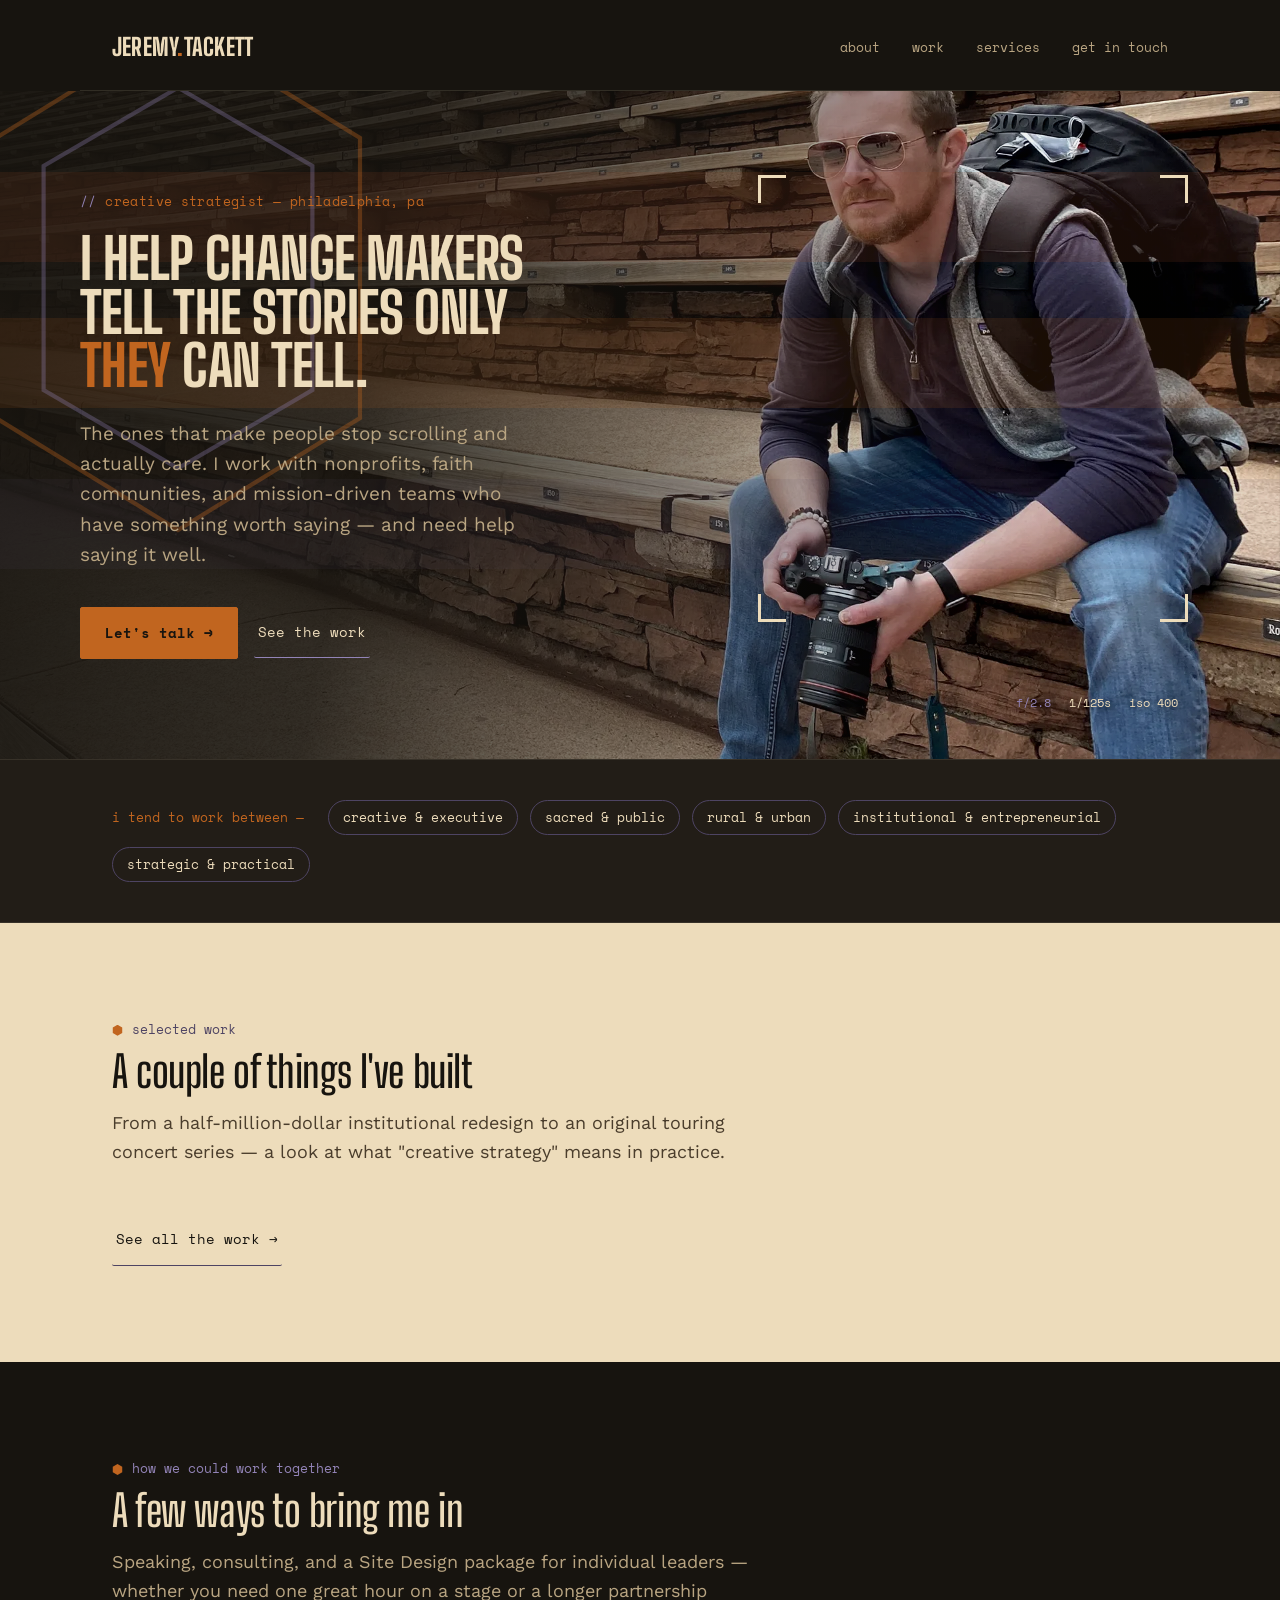
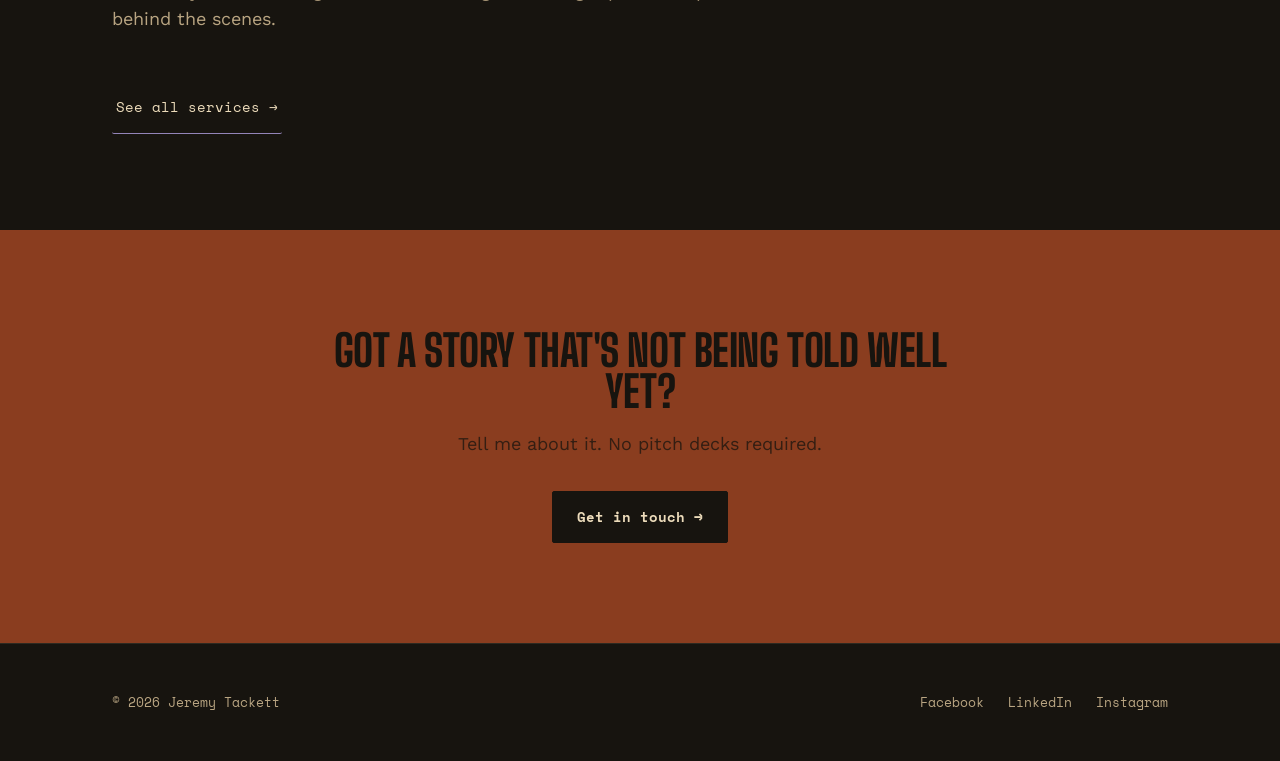
<file: index.html>
<!DOCTYPE html>
<html lang="en">
<head>
<meta charset="UTF-8">
<meta name="viewport" content="width=device-width, initial-scale=1.0">
<link rel="icon" type="image/x-icon" href="favicon.ico">
<link rel="icon" type="image/png" sizes="32x32" href="favicon-32x32.png">
<link rel="icon" type="image/png" sizes="16x16" href="favicon-16x16.png">
<link rel="apple-touch-icon" sizes="180x180" href="apple-touch-icon.png">
<link rel="icon" type="image/png" sizes="192x192" href="android-chrome-192x192.png">
<link rel="icon" type="image/png" sizes="512x512" href="android-chrome-512x512.png">
<title>Jeremy Tackett — Creative Strategist</title>
<meta name="description" content="I help change makers tell the stories only they can tell — the ones that make people stop scrolling and care.">
<link rel="preconnect" href="https://fonts.googleapis.com">
<link rel="preconnect" href="https://fonts.gstatic.com" crossorigin>
<link href="https://fonts.googleapis.com/css2?family=Big+Shoulders+Display:wght@600;800;900&family=Work+Sans:wght@400;500;600&family=Space+Mono:wght@400;700&display=swap" rel="stylesheet">
<link rel="stylesheet" href="style.css">
</head>
<body>

<header>
  <div class="wrap nav-row">
    <a href="#top" class="wordmark">Jeremy<span>.</span>Tackett</a>
    <nav aria-label="Primary">
      <ul>
        <li><a href="about.html">About</a></li>
        <li><a href="work.html">Work</a></li>
        <li><a href="services.html">Services</a></li>
        <li><a href="#contact">Get in touch</a></li>
      </ul>
    </nav>
  </div>
</header>

<main id="top">

  <!-- HERO -->
  <div class="hero-section">
    <img class="hero-photo" alt="Jeremy Tackett sitting on red sandstone steps at an outdoor amphitheater, holding a camera" src="jeremy-canyon.webp">
    <div class="hero-scrim" aria-hidden="true"></div>
    <div class="hero-bg" aria-hidden="true">
      <svg class="strata" style="top: 12%; animation-duration: 70s;" viewBox="0 0 1400 90" preserveAspectRatio="none">
        <rect width="1400" height="90" fill="#8A3D1F" opacity="0.16"/>
      </svg>
      <svg class="strata" style="top: 34%; animation-duration: 90s; animation-direction: reverse;" viewBox="0 0 1400 60" preserveAspectRatio="none">
        <rect width="1400" height="60" fill="#C1651F" opacity="0.12"/>
      </svg>
      <svg class="strata" style="top: 58%; animation-duration: 80s;" viewBox="0 0 1400 70" preserveAspectRatio="none">
        <rect width="1400" height="70" fill="#4E4463" opacity="0.10"/>
      </svg>
      <div class="aperture-wrap" aria-hidden="true">
        <svg viewBox="0 0 200 200">
          <polygon class="ring1" points="100,10 165,50 165,150 100,190 35,150 35,50" fill="none" stroke="#C1651F" stroke-width="1.5" opacity="0.35"/>
          <polygon class="ring2" points="100,32 148,60 148,140 100,168 52,140 52,60" fill="none" stroke="#9384B8" stroke-width="1.5" opacity="0.32"/>
        </svg>
      </div>
    </div>

    <div class="wrap hero">
      <div class="hero-copy">
        <span class="eyebrow mono">creative strategist — philadelphia, pa</span>
        <h1 class="display">I help change makers tell the stories only <em>they</em> can tell.</h1>
        <p class="hero-sub">The ones that make people stop scrolling and actually care. I work with nonprofits, faith communities, and mission-driven teams who have something worth saying — and need help saying it well.</p>
        <div class="cta-row">
          <a href="#contact" class="btn btn-primary">Let's talk →</a>
          <a href="work.html" class="btn btn-secondary">See the work</a>
        </div>
      </div>
    </div>

    <div class="subject-frame" aria-hidden="true">
      <div class="bracket tl"></div>
      <div class="bracket tr"></div>
      <div class="bracket bl"></div>
      <div class="bracket br"></div>
    </div>
    <div class="exif" aria-hidden="true">
      <span>f/2.8</span>
      <span>1/125s</span>
      <span>iso 400</span>
    </div>
  </div>

  <!-- BRIDGES STRIP -->
  <div class="bridges">
    <div class="wrap">
      <span class="bridges-label">i tend to work between —</span>
      <span class="tag">creative &amp; executive</span>
      <span class="tag">sacred &amp; public</span>
      <span class="tag">rural &amp; urban</span>
      <span class="tag">institutional &amp; entrepreneurial</span>
      <span class="tag">strategic &amp; practical</span>
    </div>
  </div>

  <!-- CASE STUDIES -->
  <section id="work" class="section-light">
    <div class="wrap">
      <div class="section-head">
        <span class="section-eyebrow"><span class="section-marker" aria-hidden="true"></span>selected work</span>
        <h2 class="display" style="text-transform:none; font-weight:600;">A couple of things I've built</h2>
        <p>From a half-million-dollar institutional redesign to an original touring concert series &mdash; a look at what "creative strategy" means in practice.</p>
      </div>
      <a href="work.html" class="btn btn-secondary">See all the work &rarr;</a>
    </div>
  </section>

  <!-- SERVICES -->
  <div class="services-band">
    <section id="services">
      <div class="wrap">
        <div class="section-head">
          <span class="section-eyebrow"><span class="section-marker" aria-hidden="true"></span>how we could work together</span>
          <h2 class="display" style="text-transform:none; font-weight:600;">A few ways to bring me in</h2>
          <p>Speaking, consulting, and a Site Design package for individual leaders &mdash; whether you need one great hour on a stage or a longer partnership behind the scenes.</p>
        </div>
        <a href="services.html" class="btn btn-secondary">See all services &rarr;</a>
      </div>
    </section>
  </div>

  <!-- CLOSING CTA -->
  <div class="closing" id="contact">
    <div class="wrap">
      <h2 class="display">Got a story that's not being told well yet?</h2>
      <p>Tell me about it. No pitch decks required.</p>
      <a href="#" class="btn btn-primary">Get in touch →</a>
    </div>
  </div>

</main>

<footer>
  <div class="wrap footer-row">
    <span class="mono">© 2026 Jeremy Tackett</span>
    <div class="footer-links">
      <a href="http://www.facebook.com/jdtackett">Facebook</a>
      <a href="https://www.linkedin.com/in/jeremydtackett">LinkedIn</a>
      <a href="http://instagram.com/jeremytackett">Instagram</a>
    </div>
  </div>
</footer>

</body>
</html>
</file>
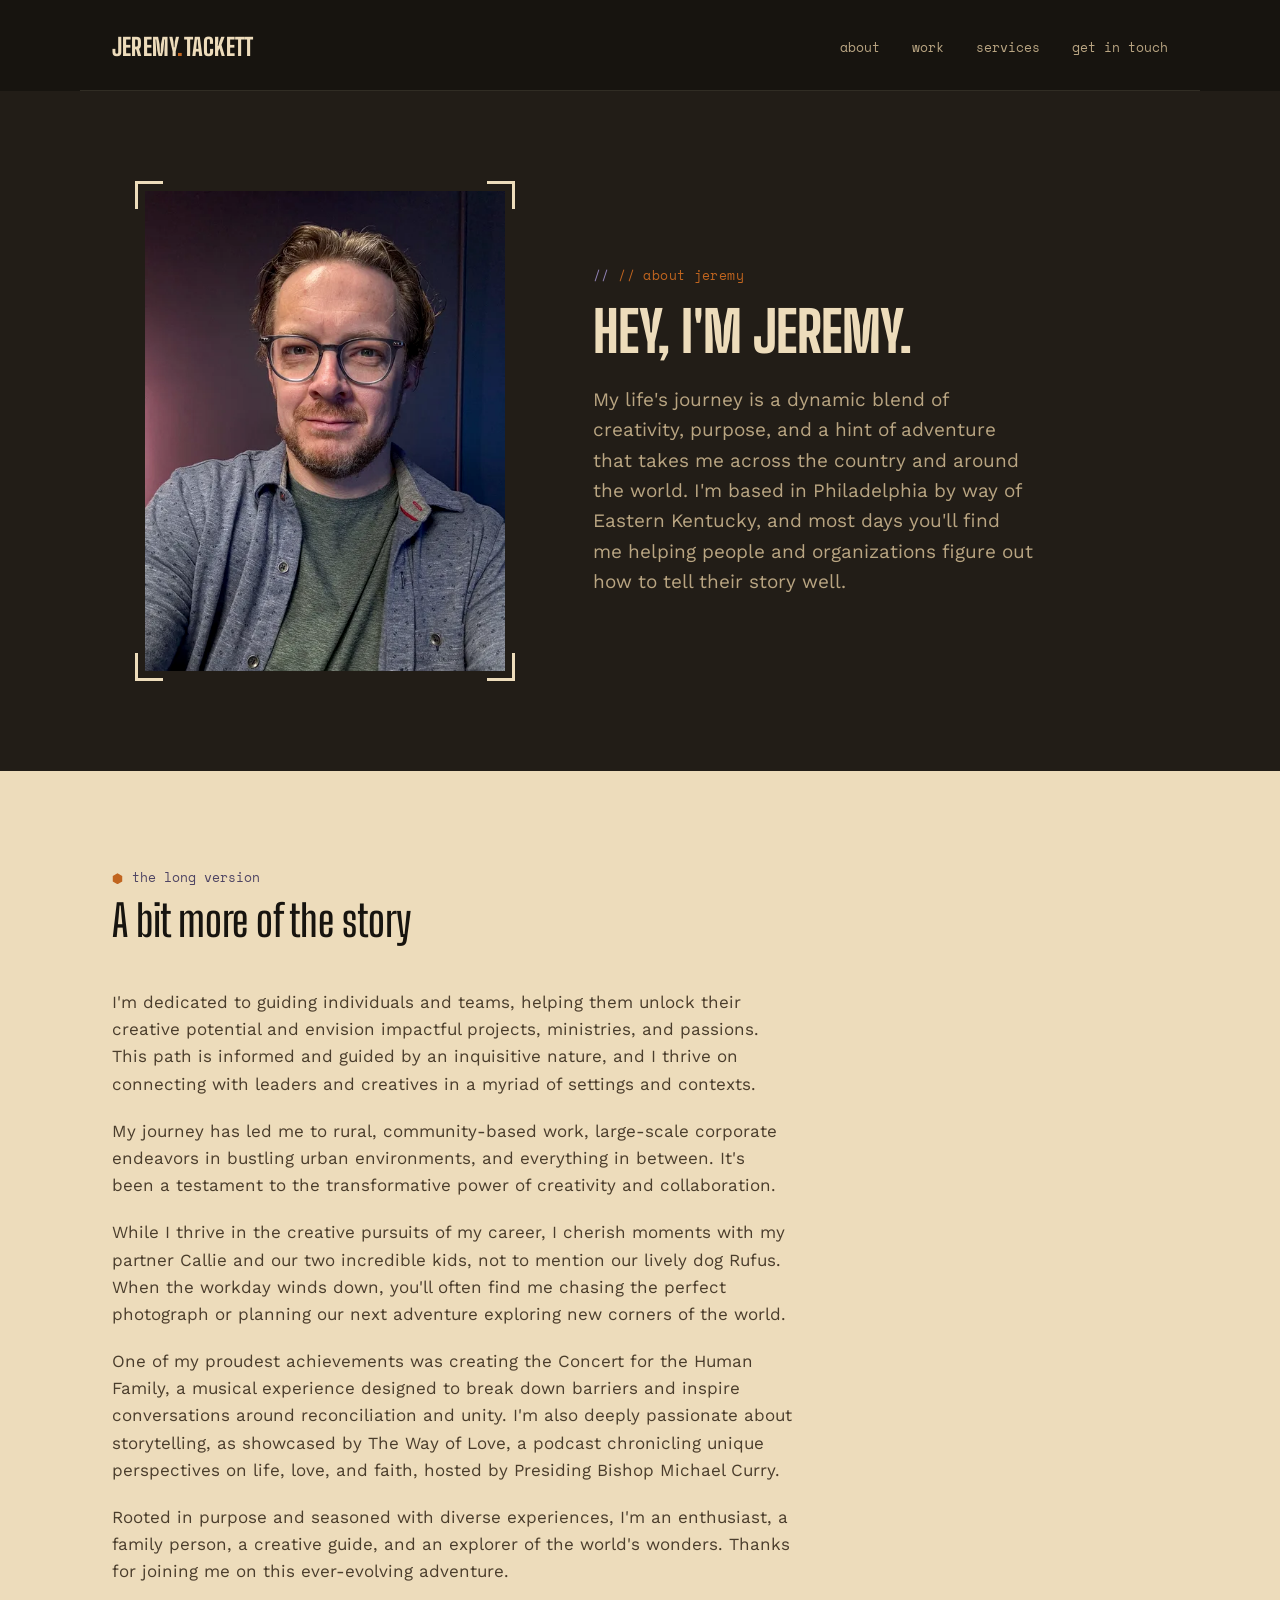
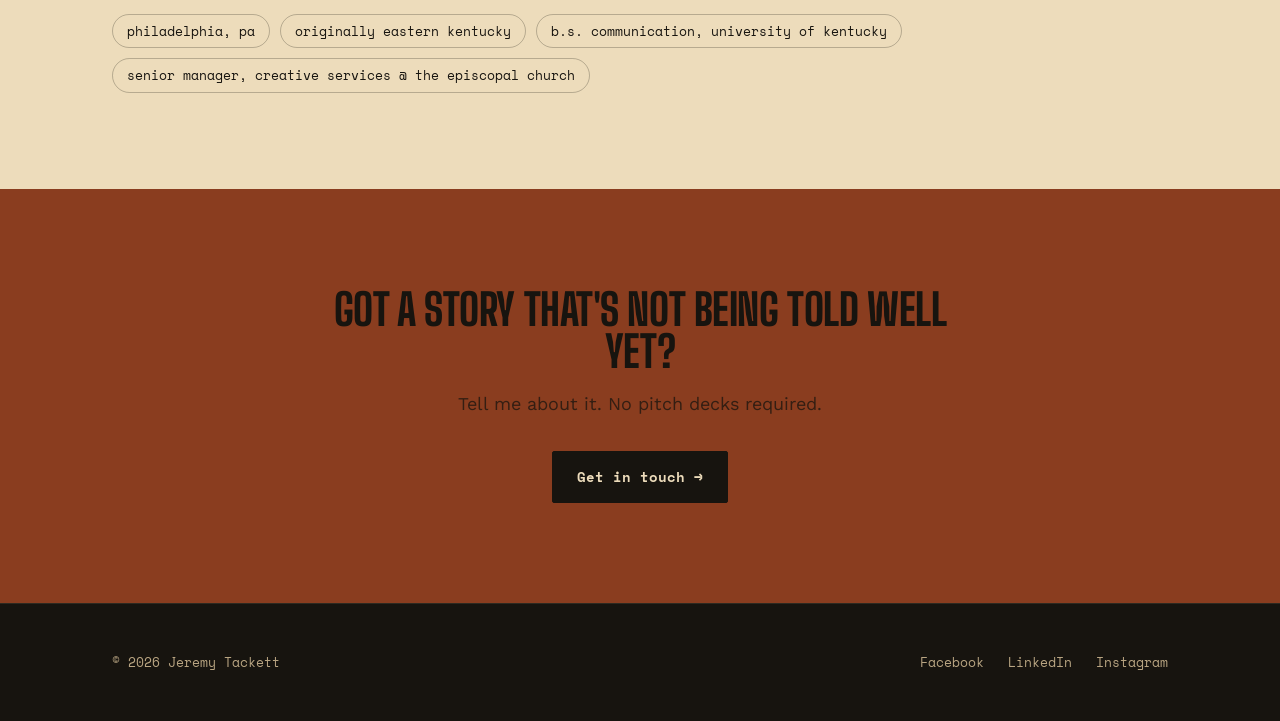
<file: about.html>
<!DOCTYPE html>
<html lang="en">
<head>
<meta charset="UTF-8">
<meta name="viewport" content="width=device-width, initial-scale=1.0">
<link rel="icon" type="image/x-icon" href="favicon.ico">
<link rel="icon" type="image/png" sizes="32x32" href="favicon-32x32.png">
<link rel="icon" type="image/png" sizes="16x16" href="favicon-16x16.png">
<link rel="apple-touch-icon" sizes="180x180" href="apple-touch-icon.png">
<link rel="icon" type="image/png" sizes="192x192" href="android-chrome-192x192.png">
<link rel="icon" type="image/png" sizes="512x512" href="android-chrome-512x512.png">
<title>About — Jeremy Tackett</title>
<meta name="description" content="Creative strategist based in Philadelphia, originally from Eastern Kentucky. A bit about the person behind the work.">
<link rel="preconnect" href="https://fonts.googleapis.com">
<link rel="preconnect" href="https://fonts.gstatic.com" crossorigin>
<link href="https://fonts.googleapis.com/css2?family=Big+Shoulders+Display:wght@600;800;900&family=Work+Sans:wght@400;500;600&family=Space+Mono:wght@400;700&display=swap" rel="stylesheet">
<link rel="stylesheet" href="style.css">
</head>
<body>

<header>
  <div class="wrap nav-row">
    <a href="index.html#top" class="wordmark">Jeremy<span>.</span>Tackett</a>
    <nav aria-label="Primary">
      <ul>
        <li><a href="about.html">About</a></li>
        <li><a href="work.html">Work</a></li>
        <li><a href="index.html#services">Services</a></li>
        <li><a href="index.html#contact">Get in touch</a></li>
      </ul>
    </nav>
  </div>
</header>

<main>

  <!-- ABOUT HERO -->
  <div class="about-hero">
    <div class="wrap">
      <div class="about-photo">
        <div class="bracket tl" aria-hidden="true"></div>
        <div class="bracket tr" aria-hidden="true"></div>
        <div class="bracket bl" aria-hidden="true"></div>
        <div class="bracket br" aria-hidden="true"></div>
        <img src="jeremy-headshot-new.webp" alt="Jeremy Tackett smiling in a close-up portrait, wearing glasses and a button-up shirt">
      </div>
      <div>
        <span class="eyebrow mono">// about jeremy</span>
        <h1 class="display">Hey, I'm Jeremy.</h1>
        <p class="hero-sub">My life's journey is a dynamic blend of creativity, purpose, and a hint of adventure that takes me across the country and around the world. I'm based in Philadelphia by way of Eastern Kentucky, and most days you'll find me helping people and organizations figure out how to tell their story well.</p>
      </div>
    </div>
  </div>

  <!-- LONG VERSION -->
  <section class="about-body section-light">
    <div class="wrap">
      <div class="section-head">
        <span class="section-eyebrow"><span class="section-marker" aria-hidden="true"></span>the long version</span>
        <h2 class="display" style="text-transform:none; font-weight:600;">A bit more of the story</h2>
      </div>

      <p>I'm dedicated to guiding individuals and teams, helping them unlock their creative potential and envision impactful projects, ministries, and passions. This path is informed and guided by an inquisitive nature, and I thrive on connecting with leaders and creatives in a myriad of settings and contexts.</p>

      <p>My journey has led me to rural, community-based work, large-scale corporate endeavors in bustling urban environments, and everything in between. It's been a testament to the transformative power of creativity and collaboration.</p>

      <p>While I thrive in the creative pursuits of my career, I cherish moments with my partner Callie and our two incredible kids, not to mention our lively dog Rufus. When the workday winds down, you'll often find me chasing the perfect photograph or planning our next adventure exploring new corners of the world.</p>

      <p>One of my proudest achievements was creating the Concert for the Human Family, a musical experience designed to break down barriers and inspire conversations around reconciliation and unity. I'm also deeply passionate about storytelling, as showcased by The Way of Love, a podcast chronicling unique perspectives on life, love, and faith, hosted by Presiding Bishop Michael Curry.</p>

      <p>Rooted in purpose and seasoned with diverse experiences, I'm an enthusiast, a family person, a creative guide, and an explorer of the world's wonders. Thanks for joining me on this ever-evolving adventure.</p>

      <div class="fast-facts">
        <span class="tag-light">philadelphia, pa</span>
        <span class="tag-light">originally eastern kentucky</span>
        <span class="tag-light">b.s. communication, university of kentucky</span>
        <span class="tag-light">senior manager, creative services @ the episcopal church</span>
      </div>
    </div>
  </section>

  <!-- CLOSING CTA -->
  <div class="closing" id="contact">
    <div class="wrap">
      <h2 class="display">Got a story that's not being told well yet?</h2>
      <p>Tell me about it. No pitch decks required.</p>
      <a href="index.html#contact" class="btn btn-primary">Get in touch →</a>
    </div>
  </div>

</main>

<footer>
  <div class="wrap footer-row">
    <span class="mono">© 2026 Jeremy Tackett</span>
    <div class="footer-links">
      <a href="http://www.facebook.com/jdtackett">Facebook</a>
      <a href="https://www.linkedin.com/in/jeremydtackett">LinkedIn</a>
      <a href="http://instagram.com/jeremytackett">Instagram</a>
    </div>
  </div>
</footer>

</body>
</html>
</file>
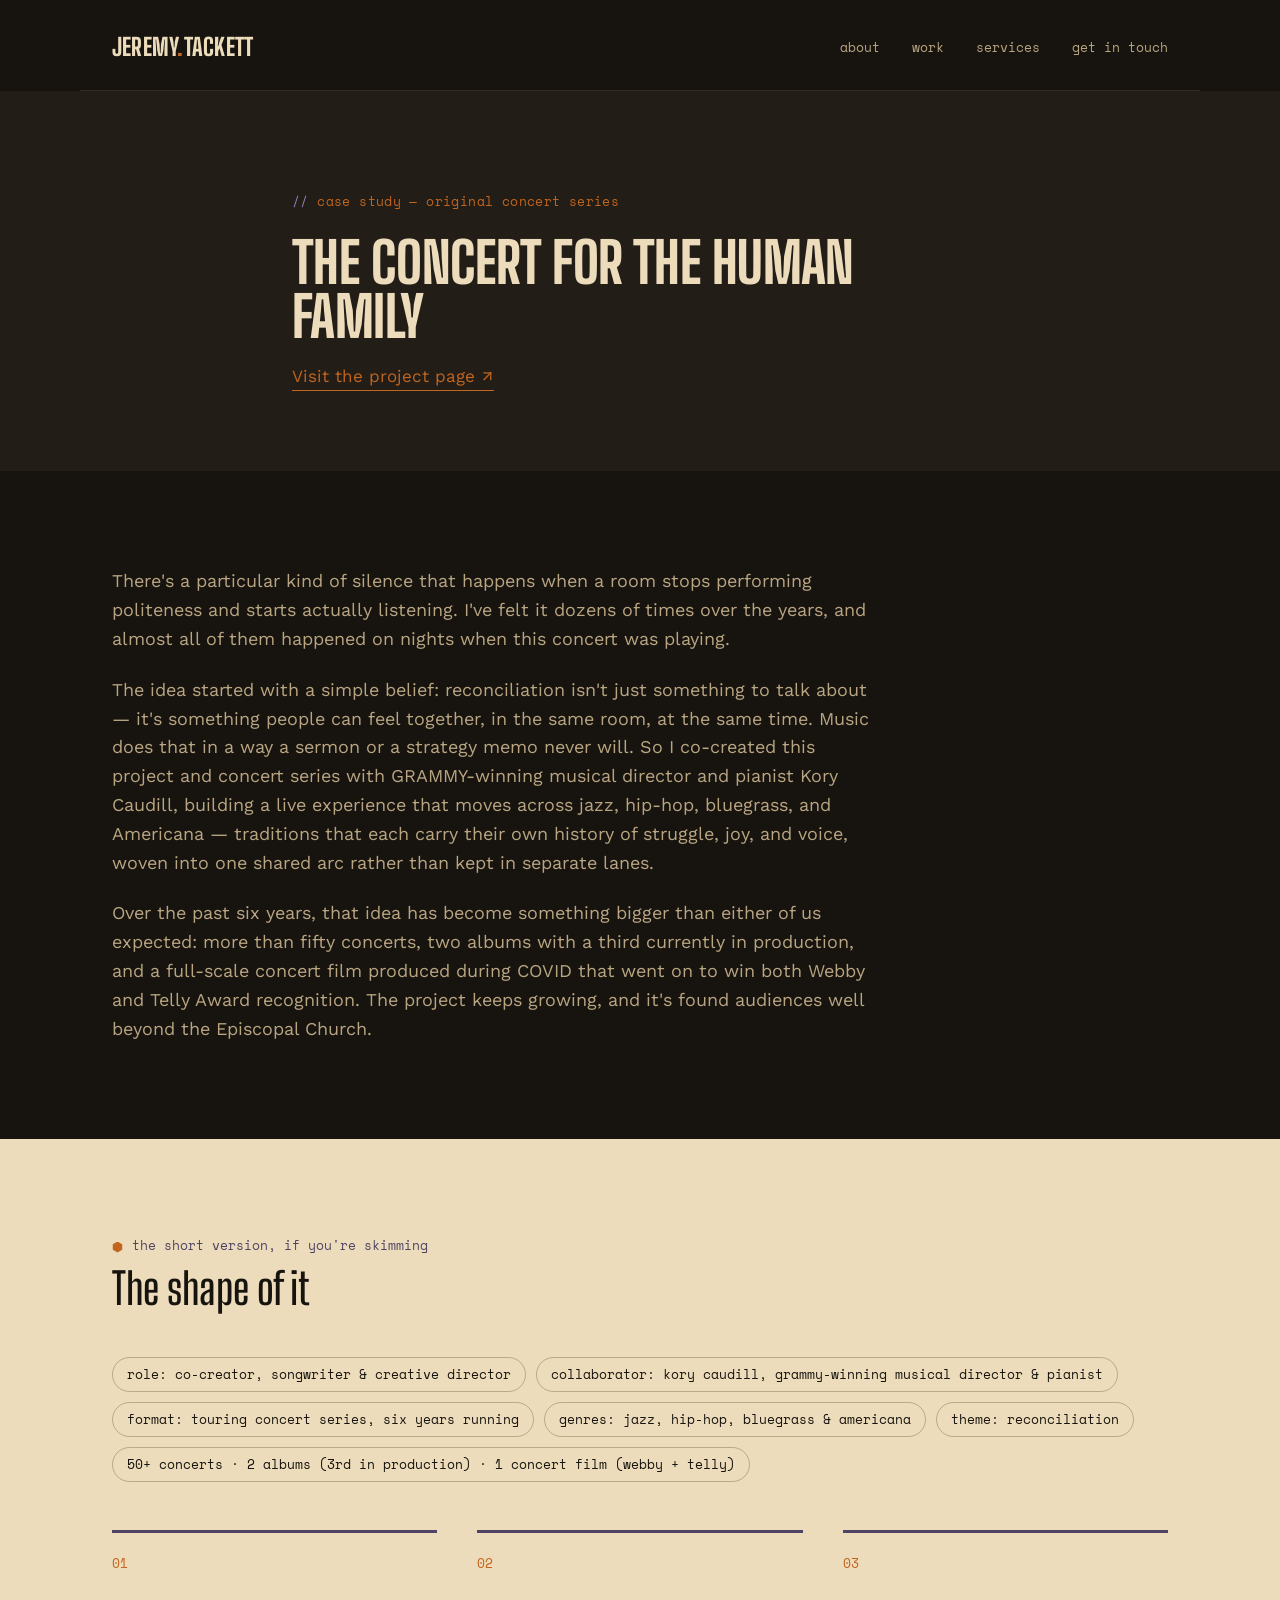
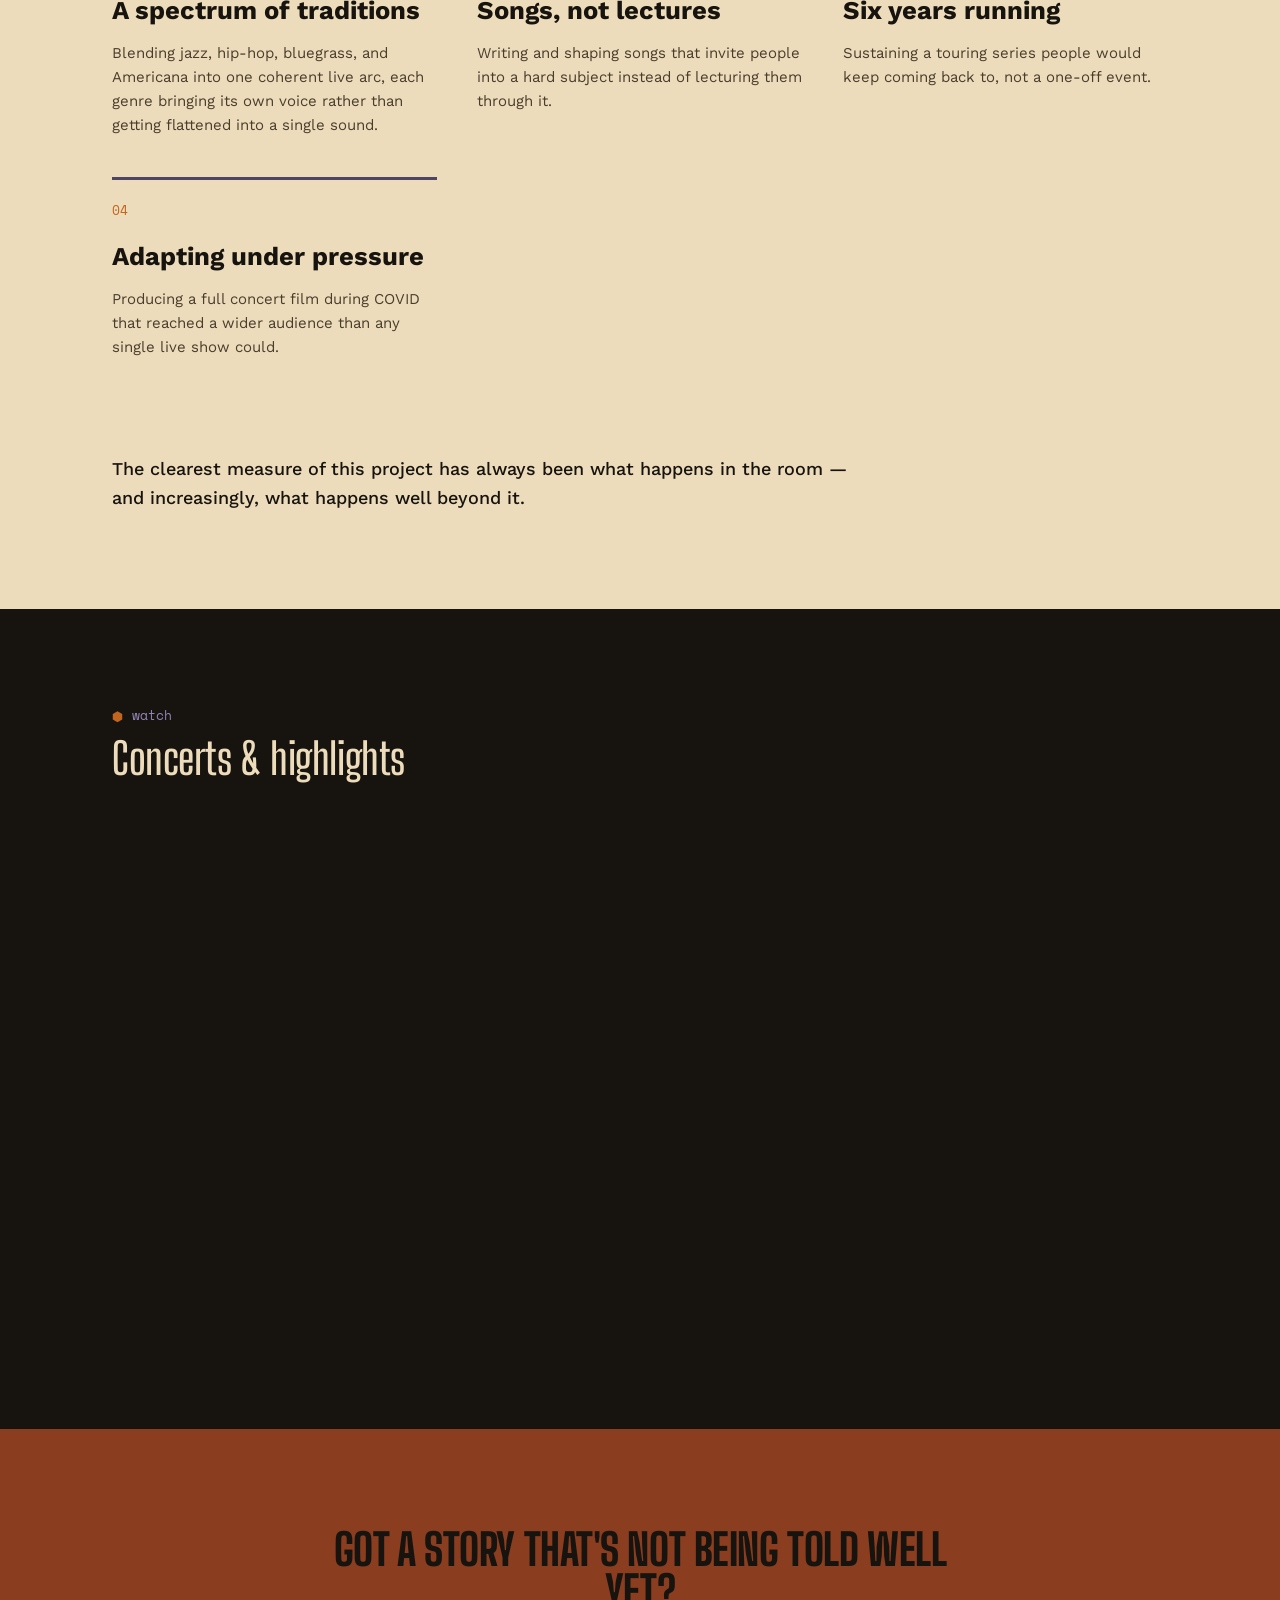
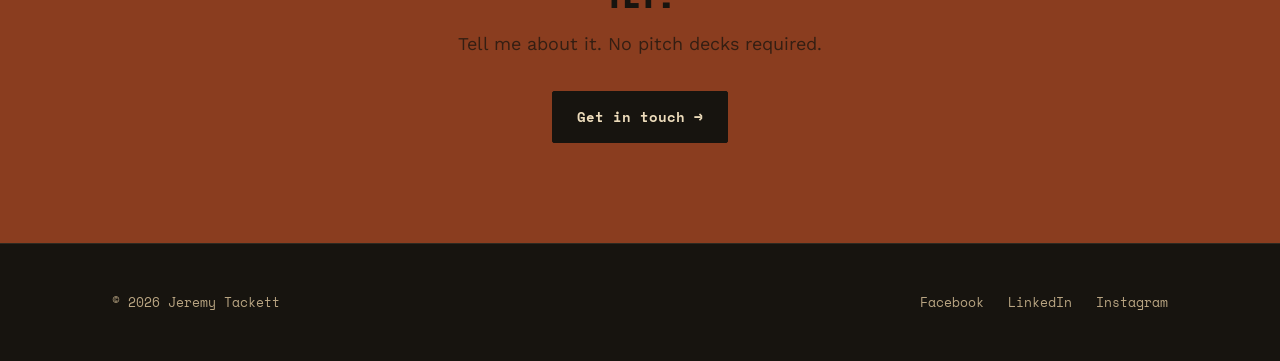
<file: case-cfhf.html>
<!DOCTYPE html>
<html lang="en">
<head>
<meta charset="UTF-8">
<meta name="viewport" content="width=device-width, initial-scale=1.0">
<link rel="icon" type="image/x-icon" href="favicon.ico">
<link rel="icon" type="image/png" sizes="32x32" href="favicon-32x32.png">
<link rel="icon" type="image/png" sizes="16x16" href="favicon-16x16.png">
<link rel="apple-touch-icon" sizes="180x180" href="apple-touch-icon.png">
<link rel="icon" type="image/png" sizes="192x192" href="android-chrome-192x192.png">
<link rel="icon" type="image/png" sizes="512x512" href="android-chrome-512x512.png">
<title>The Concert for the Human Family — Jeremy Tackett</title>
<meta name="description" content="A case study on co-creating and touring The Concert for the Human Family, an original concert series blending jazz, hip-hop, bluegrass, and Americana around themes of reconciliation.">
<link rel="preconnect" href="https://fonts.googleapis.com">
<link rel="preconnect" href="https://fonts.gstatic.com" crossorigin>
<link href="https://fonts.googleapis.com/css2?family=Big+Shoulders+Display:wght@600;800;900&family=Work+Sans:wght@400;500;600&family=Space+Mono:wght@400;700&display=swap" rel="stylesheet">
<link rel="stylesheet" href="style.css">
</head>
<body>

<header>
  <div class="wrap nav-row">
    <a href="index.html#top" class="wordmark">Jeremy<span>.</span>Tackett</a>
    <nav aria-label="Primary">
      <ul>
        <li><a href="about.html">About</a></li>
        <li><a href="work.html">Work</a></li>
        <li><a href="index.html#services">Services</a></li>
        <li><a href="index.html#contact">Get in touch</a></li>
      </ul>
    </nav>
  </div>
</header>

<main>

  <!-- CASE HERO -->
  <div class="case-hero">
    <div class="wrap">
      <span class="eyebrow mono">case study — original concert series</span>
      <h1 class="display">The Concert for the Human Family</h1>
      <a href="https://events.episcopalchurch.org/cfhf/" class="inline-link" target="_blank" rel="noopener" style="display:inline-block; margin-top:20px;">Visit the project page &#8599;</a>
    </div>
  </div>

  <!-- NARRATIVE -->
  <section>
    <div class="wrap">
      <div class="case-narrative">
        <p>There's a particular kind of silence that happens when a room stops performing politeness and starts actually listening. I've felt it dozens of times over the years, and almost all of them happened on nights when this concert was playing.</p>

        <p>The idea started with a simple belief: reconciliation isn't just something to talk about — it's something people can feel together, in the same room, at the same time. Music does that in a way a sermon or a strategy memo never will. So I co-created this project and concert series with GRAMMY-winning musical director and pianist Kory Caudill, building a live experience that moves across jazz, hip-hop, bluegrass, and Americana — traditions that each carry their own history of struggle, joy, and voice, woven into one shared arc rather than kept in separate lanes.</p>

        <p>Over the past six years, that idea has become something bigger than either of us expected: more than fifty concerts, two albums with a third currently in production, and a full-scale concert film produced during COVID that went on to win both Webby and Telly Award recognition. The project keeps growing, and it's found audiences well beyond the Episcopal Church.</p>
      </div>
    </div>
  </section>

  <!-- SCANNABLE MIDDLE -->
  <section class="section-light">
    <div class="wrap">
      <div class="section-head">
        <span class="section-eyebrow"><span class="section-marker" aria-hidden="true"></span>the short version, if you're skimming</span>
        <h2 class="display" style="text-transform:none; font-weight:600;">The shape of it</h2>
      </div>

      <div class="fast-facts" style="margin-bottom: 48px;">
        <span class="tag-light">role: co-creator, songwriter &amp; creative director</span>
        <span class="tag-light">collaborator: kory caudill, grammy-winning musical director &amp; pianist</span>
        <span class="tag-light">format: touring concert series, six years running</span>
        <span class="tag-light">genres: jazz, hip-hop, bluegrass &amp; americana</span>
        <span class="tag-light">theme: reconciliation</span>
        <span class="tag-light">50+ concerts · 2 albums (3rd in production) · 1 concert film (webby + telly)</span>
      </div>

      <div class="services">
        <div class="service-item">
          <span class="service-num mono">01</span>
          <h3>A spectrum of traditions</h3>
          <p>Blending jazz, hip-hop, bluegrass, and Americana into one coherent live arc, each genre bringing its own voice rather than getting flattened into a single sound.</p>
        </div>
        <div class="service-item">
          <span class="service-num mono">02</span>
          <h3>Songs, not lectures</h3>
          <p>Writing and shaping songs that invite people into a hard subject instead of lecturing them through it.</p>
        </div>
        <div class="service-item">
          <span class="service-num mono">03</span>
          <h3>Six years running</h3>
          <p>Sustaining a touring series people would keep coming back to, not a one-off event.</p>
        </div>
        <div class="service-item">
          <span class="service-num mono">04</span>
          <h3>Adapting under pressure</h3>
          <p>Producing a full concert film during COVID that reached a wider audience than any single live show could.</p>
        </div>
      </div>
    </div>
  </section>

  <!-- CLOSE -->
  <section class="section-light" style="padding-top: 0;">
    <div class="wrap">
      <div class="case-close">
        <p>The clearest measure of this project has always been what happens in the room — and increasingly, what happens well beyond it.</p>
      </div>
    </div>
  </section>

  <!-- WATCH -->
  <section>
    <div class="wrap">
      <div class="section-head">
        <span class="section-eyebrow"><span class="section-marker" aria-hidden="true"></span>watch</span>
        <h2 class="display" style="text-transform:none; font-weight:600;">Concerts &amp; highlights</h2>
      </div>
      <div style="max-width: 900px;">
        <div style="padding:56.25% 0 0 0;position:relative;">
          <iframe src="https://vimeo.com/showcase/9807287/embed2" allow="autoplay; fullscreen; picture-in-picture; gyroscope; accelerometer; clipboard-write; encrypted-media; web-share" frameborder="0" style="position:absolute;top:0;left:0;width:100%;height:100%;"></iframe>
        </div>
      </div>
    </div>
  </section>

  <!-- CLOSING CTA -->
  <div class="closing" id="contact">
    <div class="wrap">
      <h2 class="display">Got a story that's not being told well yet?</h2>
      <p>Tell me about it. No pitch decks required.</p>
      <a href="index.html#contact" class="btn btn-primary">Get in touch →</a>
    </div>
  </div>

</main>

<footer>
  <div class="wrap footer-row">
    <span class="mono">© 2026 Jeremy Tackett</span>
    <div class="footer-links">
      <a href="http://www.facebook.com/jdtackett">Facebook</a>
      <a href="https://www.linkedin.com/in/jeremydtackett">LinkedIn</a>
      <a href="http://instagram.com/jeremytackett">Instagram</a>
    </div>
  </div>
</footer>

</body>
</html>
</file>
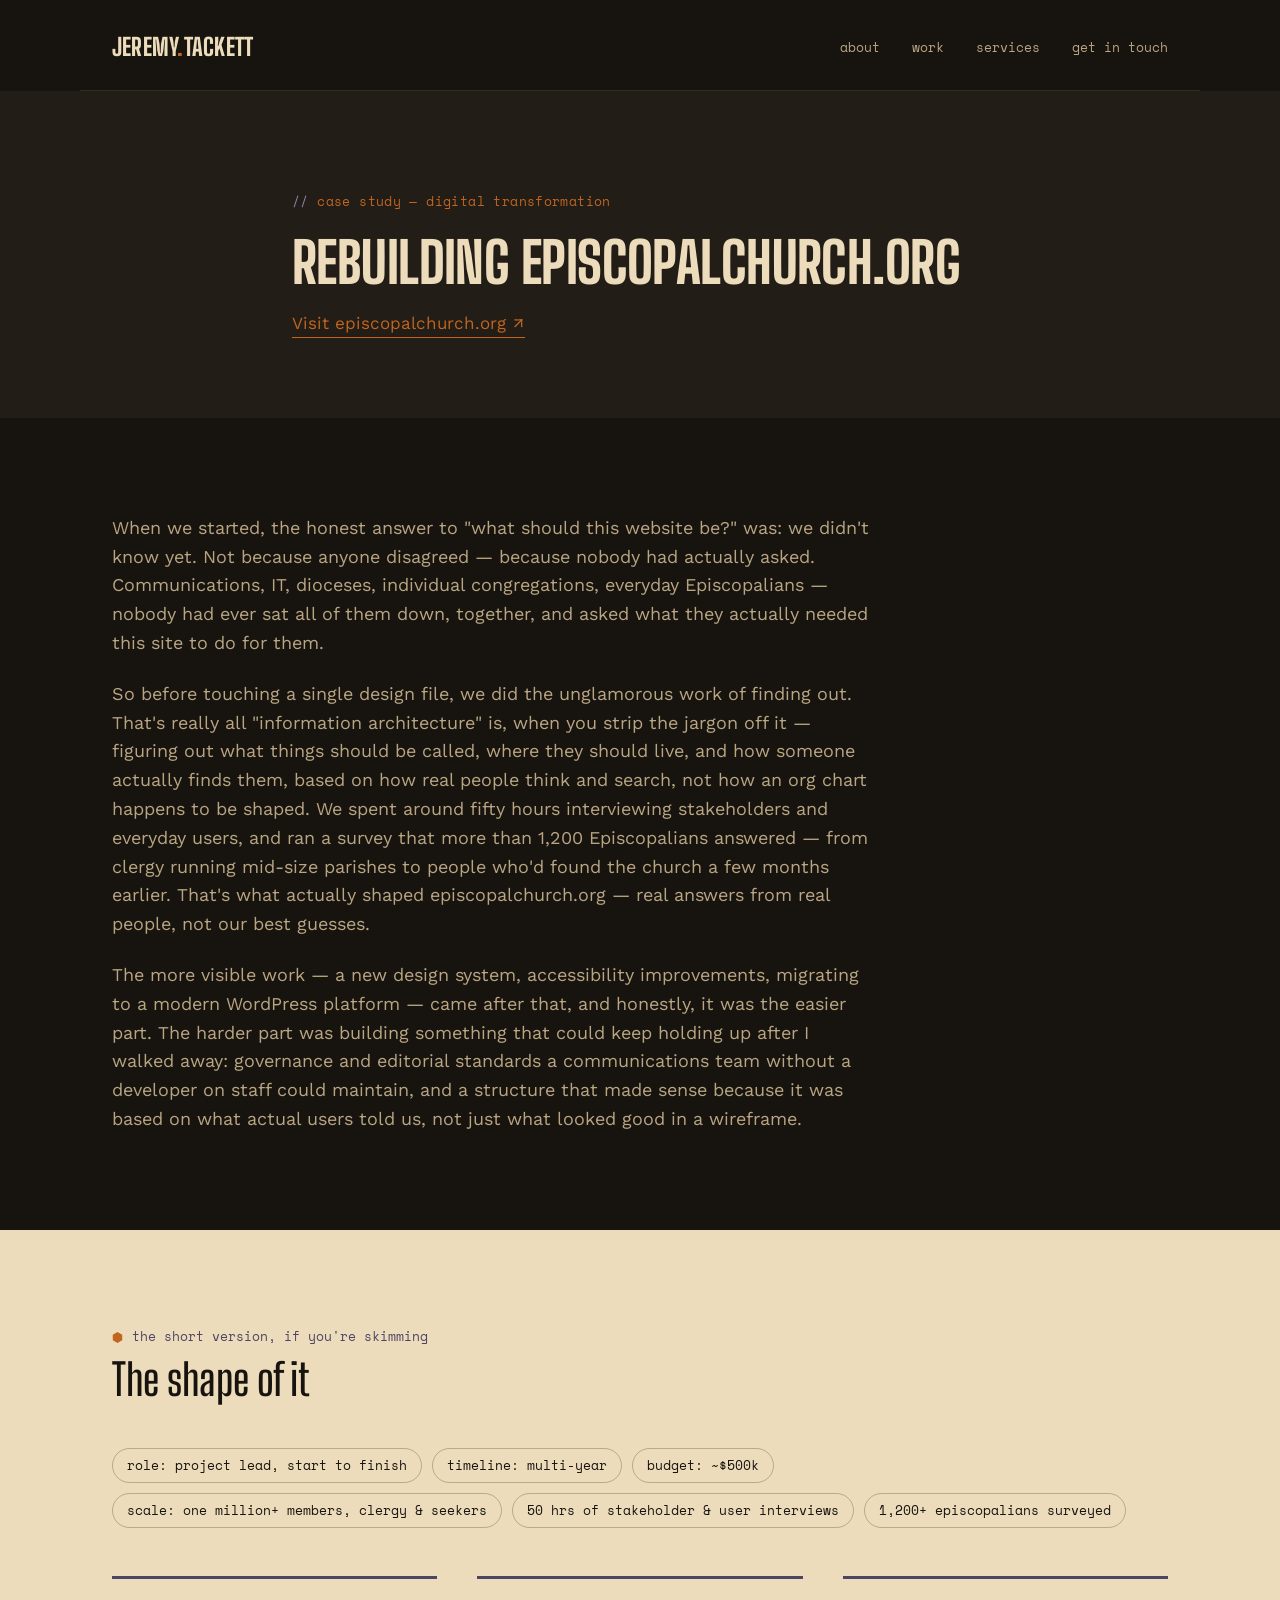
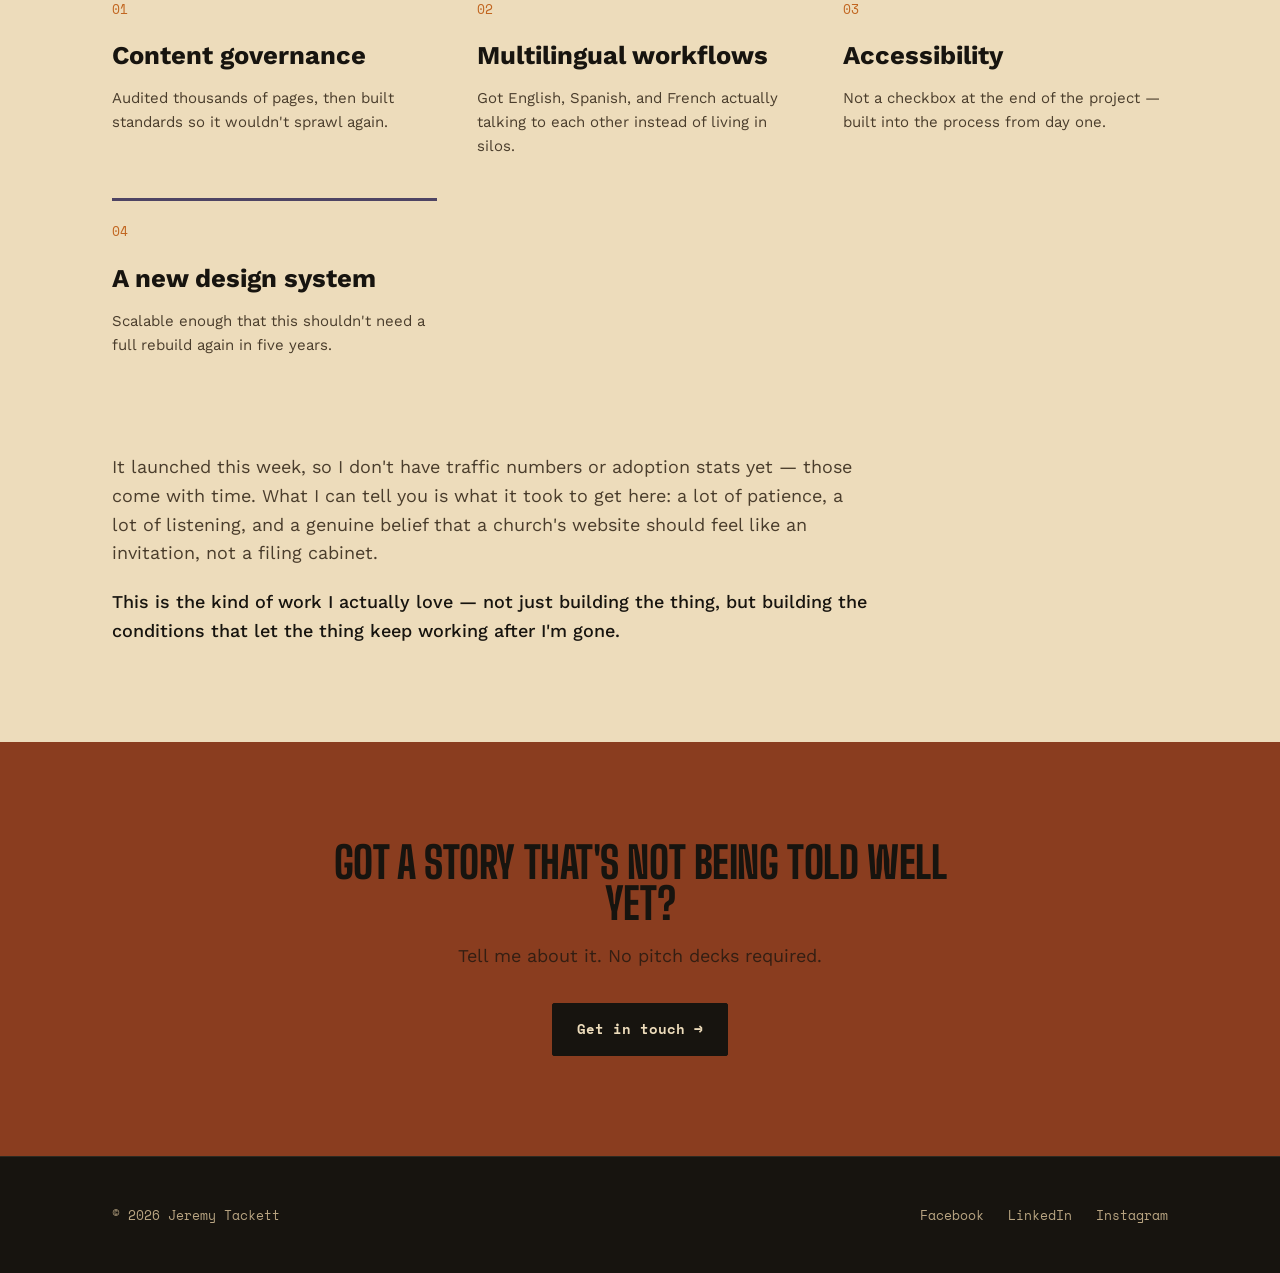
<file: case-episcopalchurch.html>
<!DOCTYPE html>
<html lang="en">
<head>
<meta charset="UTF-8">
<meta name="viewport" content="width=device-width, initial-scale=1.0">
<link rel="icon" type="image/x-icon" href="favicon.ico">
<link rel="icon" type="image/png" sizes="32x32" href="favicon-32x32.png">
<link rel="icon" type="image/png" sizes="16x16" href="favicon-16x16.png">
<link rel="apple-touch-icon" sizes="180x180" href="apple-touch-icon.png">
<link rel="icon" type="image/png" sizes="192x192" href="android-chrome-192x192.png">
<link rel="icon" type="image/png" sizes="512x512" href="android-chrome-512x512.png">
<title>Rebuilding episcopalchurch.org — Jeremy Tackett</title>
<meta name="description" content="A case study on leading the ground-up redesign of The Episcopal Church's flagship website — a multi-year, half-million-dollar digital transformation.">
<link rel="preconnect" href="https://fonts.googleapis.com">
<link rel="preconnect" href="https://fonts.gstatic.com" crossorigin>
<link href="https://fonts.googleapis.com/css2?family=Big+Shoulders+Display:wght@600;800;900&family=Work+Sans:wght@400;500;600&family=Space+Mono:wght@400;700&display=swap" rel="stylesheet">
<link rel="stylesheet" href="style.css">
</head>
<body>

<header>
  <div class="wrap nav-row">
    <a href="index.html#top" class="wordmark">Jeremy<span>.</span>Tackett</a>
    <nav aria-label="Primary">
      <ul>
        <li><a href="about.html">About</a></li>
        <li><a href="work.html">Work</a></li>
        <li><a href="index.html#services">Services</a></li>
        <li><a href="index.html#contact">Get in touch</a></li>
      </ul>
    </nav>
  </div>
</header>

<main>

  <!-- CASE HERO -->
  <div class="case-hero">
    <div class="wrap">
      <span class="eyebrow mono">case study — digital transformation</span>
      <h1 class="display">Rebuilding episcopalchurch.org</h1>
      <a href="https://www.episcopalchurch.org" class="inline-link" target="_blank" rel="noopener" style="display:inline-block; margin-top:20px;">Visit episcopalchurch.org &#8599;</a>
    </div>
  </div>

  <!-- NARRATIVE -->
  <section>
    <div class="wrap">
      <div class="case-narrative">
        <p>When we started, the honest answer to "what should this website be?" was: we didn't know yet. Not because anyone disagreed — because nobody had actually asked. Communications, IT, dioceses, individual congregations, everyday Episcopalians — nobody had ever sat all of them down, together, and asked what they actually needed this site to do for them.</p>

        <p>So before touching a single design file, we did the unglamorous work of finding out. That's really all "information architecture" is, when you strip the jargon off it — figuring out what things should be called, where they should live, and how someone actually finds them, based on how real people think and search, not how an org chart happens to be shaped. We spent around fifty hours interviewing stakeholders and everyday users, and ran a survey that more than 1,200 Episcopalians answered — from clergy running mid-size parishes to people who'd found the church a few months earlier. That's what actually shaped episcopalchurch.org — real answers from real people, not our best guesses.</p>

        <p>The more visible work — a new design system, accessibility improvements, migrating to a modern WordPress platform — came after that, and honestly, it was the easier part. The harder part was building something that could keep holding up after I walked away: governance and editorial standards a communications team without a developer on staff could maintain, and a structure that made sense because it was based on what actual users told us, not just what looked good in a wireframe.</p>
      </div>
    </div>
  </section>

  <!-- SCANNABLE MIDDLE -->
  <section class="section-light">
    <div class="wrap">
      <div class="section-head">
        <span class="section-eyebrow"><span class="section-marker" aria-hidden="true"></span>the short version, if you're skimming</span>
        <h2 class="display" style="text-transform:none; font-weight:600;">The shape of it</h2>
      </div>

      <div class="fast-facts" style="margin-bottom: 48px;">
        <span class="tag-light">role: project lead, start to finish</span>
        <span class="tag-light">timeline: multi-year</span>
        <span class="tag-light">budget: ~$500k</span>
        <span class="tag-light">scale: one million+ members, clergy &amp; seekers</span>
        <span class="tag-light">50 hrs of stakeholder &amp; user interviews</span>
        <span class="tag-light">1,200+ episcopalians surveyed</span>
      </div>

      <div class="services">
        <div class="service-item">
          <span class="service-num mono">01</span>
          <h3>Content governance</h3>
          <p>Audited thousands of pages, then built standards so it wouldn't sprawl again.</p>
        </div>
        <div class="service-item">
          <span class="service-num mono">02</span>
          <h3>Multilingual workflows</h3>
          <p>Got English, Spanish, and French actually talking to each other instead of living in silos.</p>
        </div>
        <div class="service-item">
          <span class="service-num mono">03</span>
          <h3>Accessibility</h3>
          <p>Not a checkbox at the end of the project — built into the process from day one.</p>
        </div>
        <div class="service-item">
          <span class="service-num mono">04</span>
          <h3>A new design system</h3>
          <p>Scalable enough that this shouldn't need a full rebuild again in five years.</p>
        </div>
      </div>
    </div>
  </section>

  <!-- CLOSE -->
  <section class="section-light" style="padding-top: 0;">
    <div class="wrap">
      <div class="case-close">
        <p>It launched this week, so I don't have traffic numbers or adoption stats yet — those come with time. What I can tell you is what it took to get here: a lot of patience, a lot of listening, and a genuine belief that a church's website should feel like an invitation, not a filing cabinet.</p>
        <p>This is the kind of work I actually love — not just building the thing, but building the conditions that let the thing keep working after I'm gone.</p>
      </div>
    </div>
  </section>

  <!-- CLOSING CTA -->
  <div class="closing" id="contact">
    <div class="wrap">
      <h2 class="display">Got a story that's not being told well yet?</h2>
      <p>Tell me about it. No pitch decks required.</p>
      <a href="index.html#contact" class="btn btn-primary">Get in touch →</a>
    </div>
  </div>

</main>

<footer>
  <div class="wrap footer-row">
    <span class="mono">© 2026 Jeremy Tackett</span>
    <div class="footer-links">
      <a href="http://www.facebook.com/jdtackett">Facebook</a>
      <a href="https://www.linkedin.com/in/jeremydtackett">LinkedIn</a>
      <a href="http://instagram.com/jeremytackett">Instagram</a>
    </div>
  </div>
</footer>

</body>
</html>
</file>
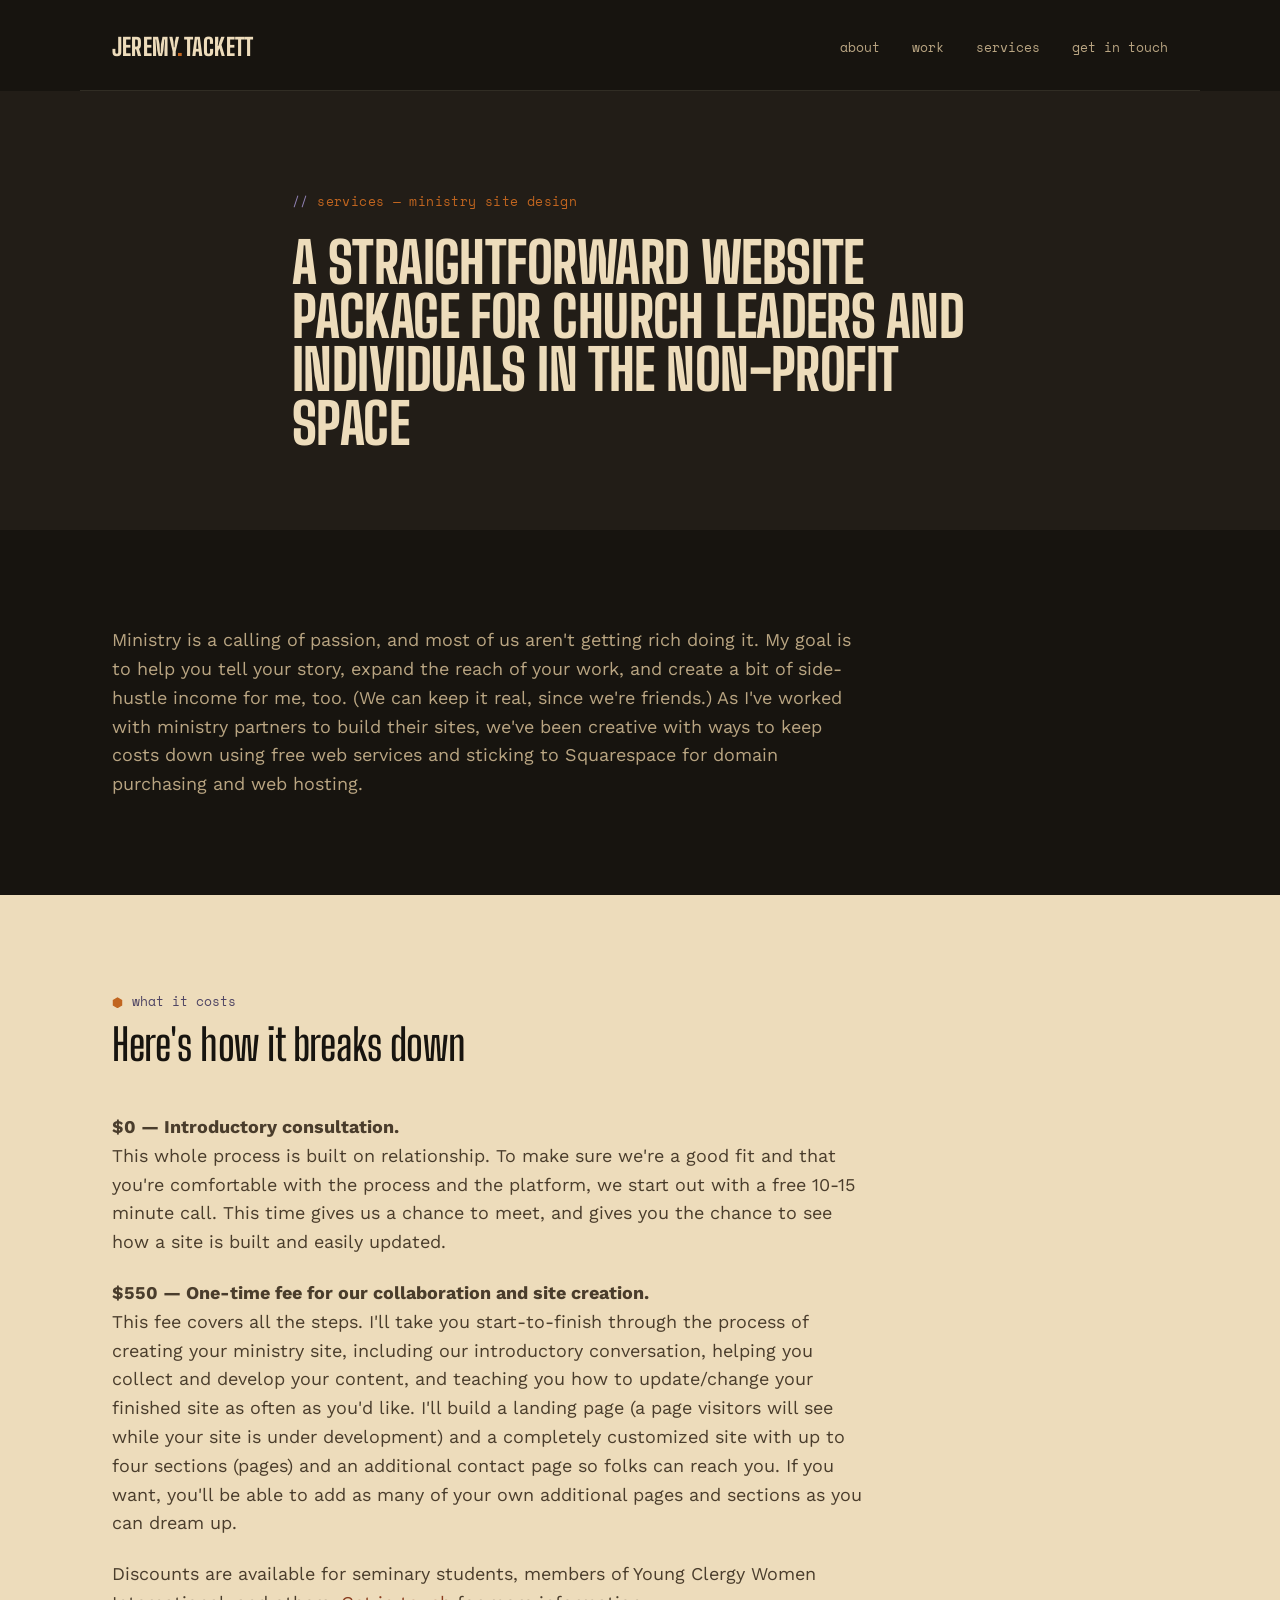
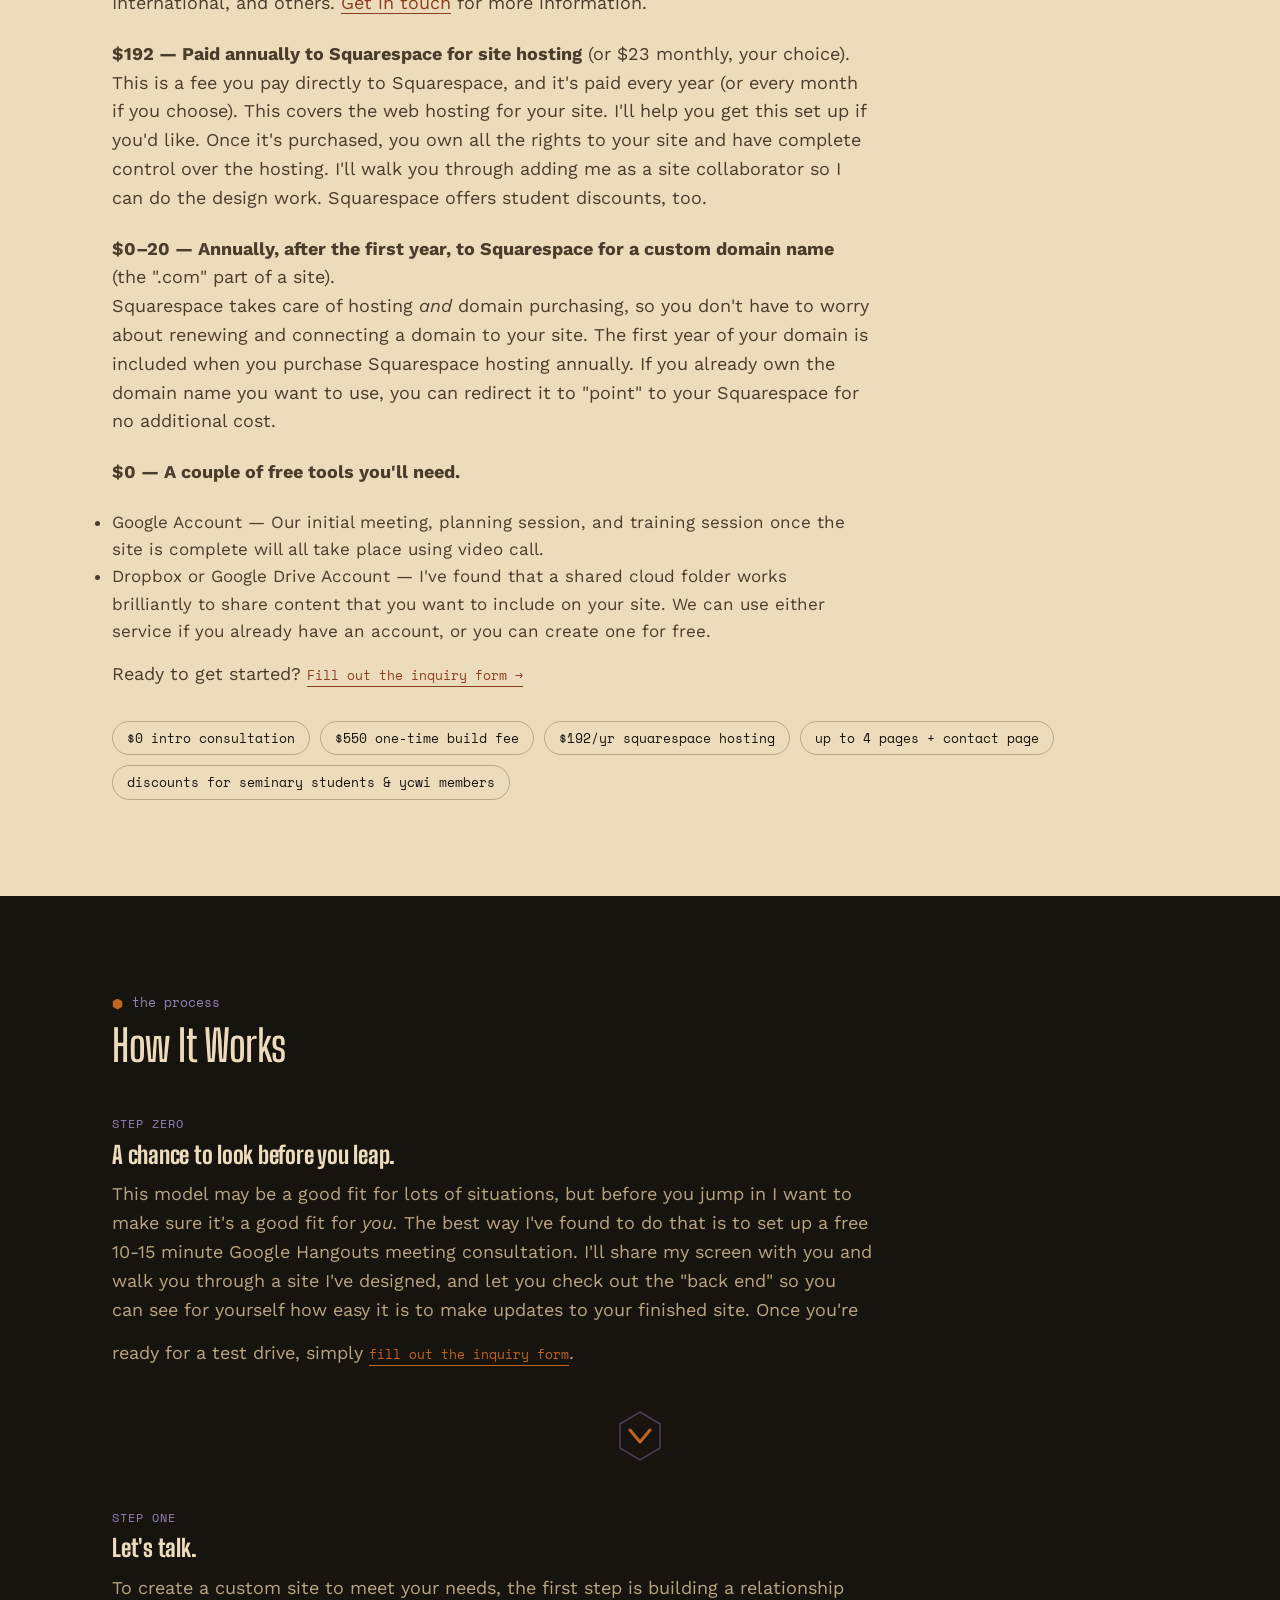
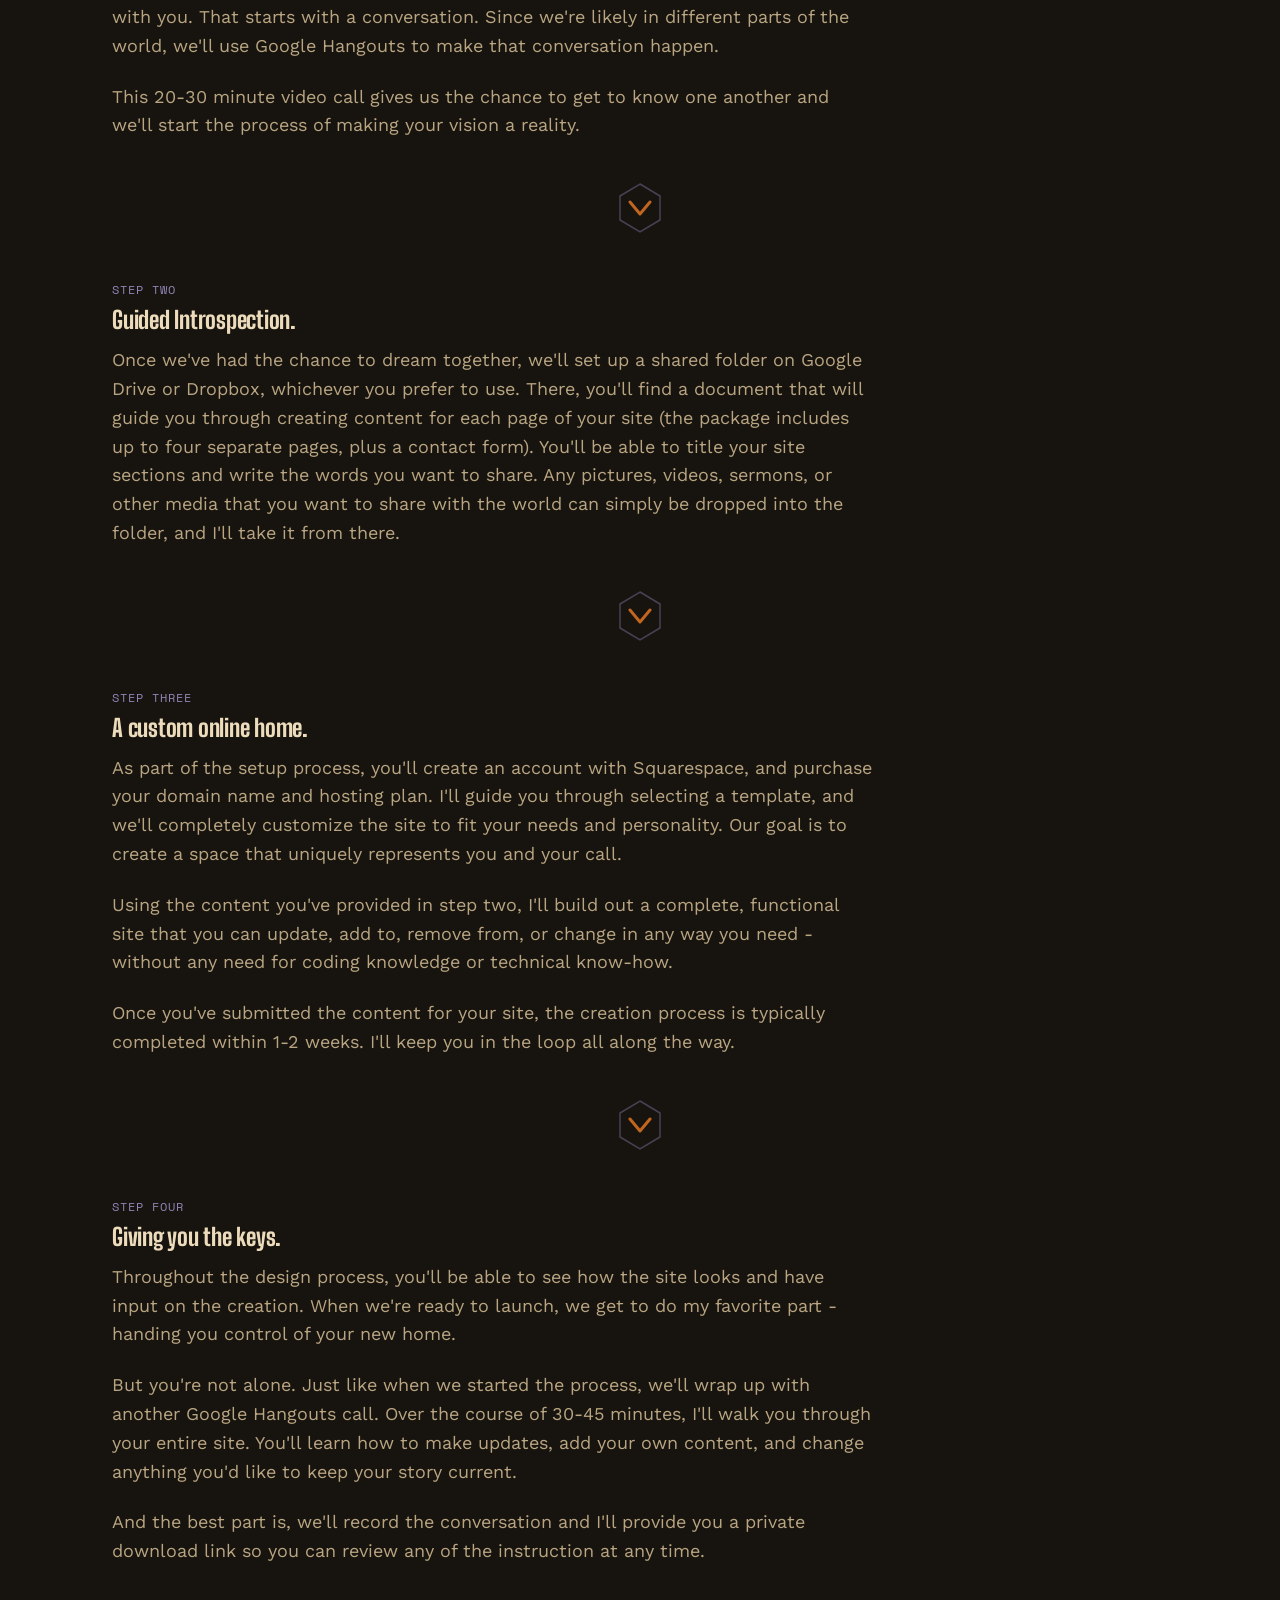
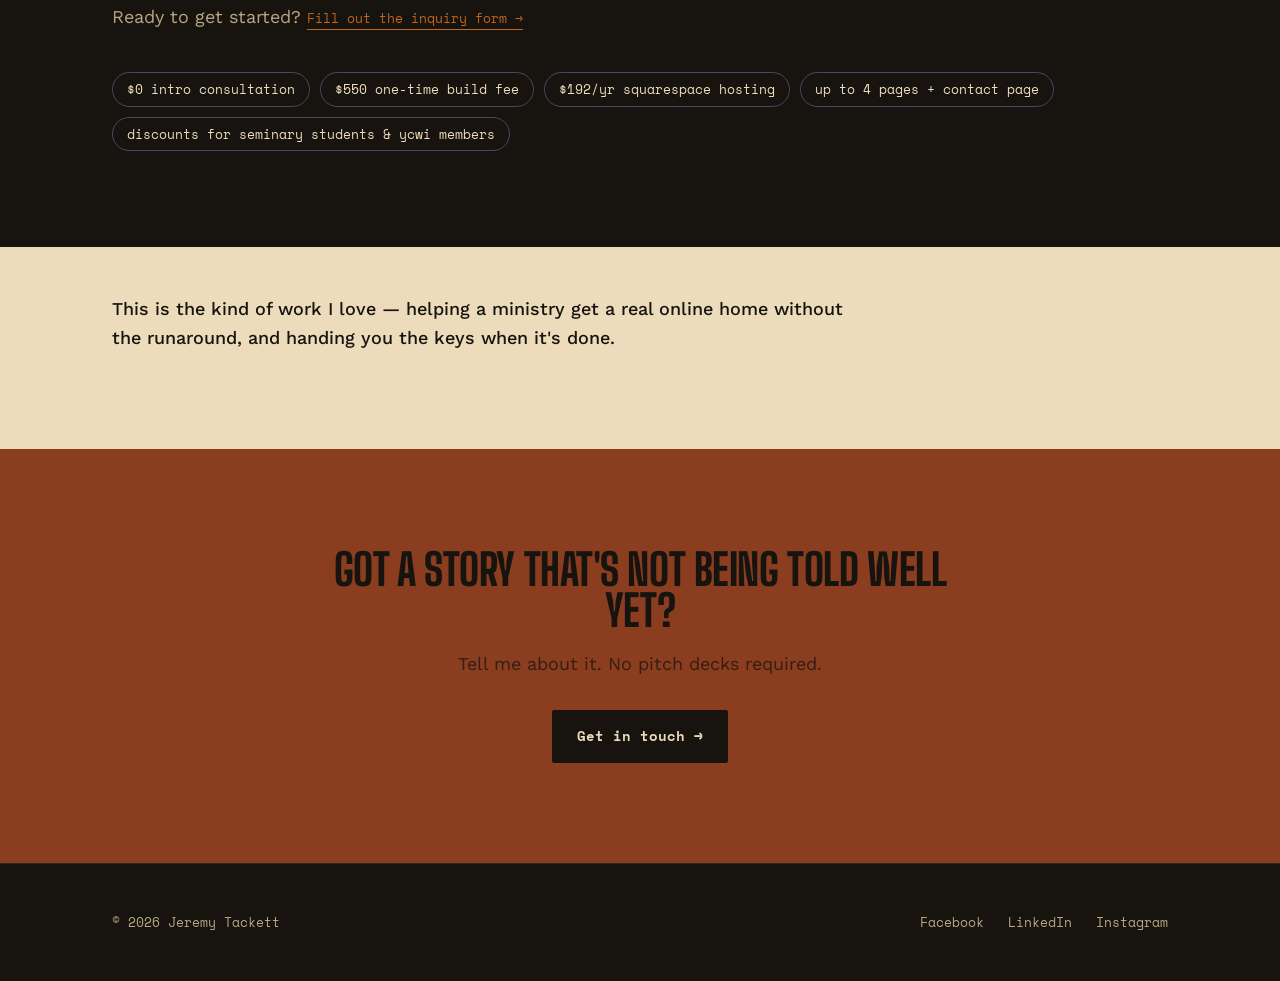
<file: ministry-site-design.html>
<!DOCTYPE html>
<html lang="en">
<head>
<meta charset="UTF-8">
<meta name="viewport" content="width=device-width, initial-scale=1.0">
<link rel="icon" type="image/x-icon" href="favicon.ico">
<link rel="icon" type="image/png" sizes="32x32" href="favicon-32x32.png">
<link rel="icon" type="image/png" sizes="16x16" href="favicon-16x16.png">
<link rel="apple-touch-icon" sizes="180x180" href="apple-touch-icon.png">
<link rel="icon" type="image/png" sizes="192x192" href="android-chrome-192x192.png">
<link rel="icon" type="image/png" sizes="512x512" href="android-chrome-512x512.png">
<title>Ministry Site Design — Jeremy Tackett</title>
<meta name="description" content="A straightforward website package for church leaders and individuals in the non-profit space — pricing and process, from Jeremy Tackett.">
<link rel="preconnect" href="https://fonts.googleapis.com">
<link rel="preconnect" href="https://fonts.gstatic.com" crossorigin>
<link href="https://fonts.googleapis.com/css2?family=Big+Shoulders+Display:wght@600;800;900&family=Work+Sans:wght@400;500;600&family=Space+Mono:wght@400;700&display=swap" rel="stylesheet">
<link rel="stylesheet" href="style.css">
</head>
<body>

<header>
  <div class="wrap nav-row">
    <a href="index.html#top" class="wordmark">Jeremy<span>.</span>Tackett</a>
    <nav aria-label="Primary">
      <ul>
        <li><a href="about.html">About</a></li>
        <li><a href="work.html">Work</a></li>
        <li><a href="services.html">Services</a></li>
        <li><a href="index.html#contact">Get in touch</a></li>
      </ul>
    </nav>
  </div>
</header>

<main>

  <!-- HERO -->
  <div class="case-hero">
    <div class="wrap">
      <span class="eyebrow mono">services — ministry site design</span>
      <h1 class="display">A Straightforward Website Package for Church Leaders and Individuals in the Non-Profit Space</h1>
    </div>
  </div>

  <!-- INTRO -->
  <section>
    <div class="wrap">
      <div class="case-narrative">
        <p>Ministry is a calling of passion, and most of us aren't getting rich doing it. My goal is to help you tell your story, expand the reach of your work, and create a bit of side-hustle income for me, too. (We can keep it real, since we're friends.) As I've worked with ministry partners to build their sites, we've been creative with ways to keep costs down using free web services and sticking to Squarespace for domain purchasing and web hosting.</p>
      </div>
    </div>
  </section>

  <!-- PRICING -->
  <section class="section-light">
    <div class="wrap">
      <div class="section-head">
        <span class="section-eyebrow"><span class="section-marker" aria-hidden="true"></span>what it costs</span>
        <h2 class="display" style="text-transform:none; font-weight:600;">Here's how it breaks down</h2>
      </div>

      <div class="case-narrative">
        <p><strong>$0 &mdash; Introductory consultation.</strong><br>
        This whole process is built on relationship. To make sure we're a good fit and that you're comfortable with the process and the platform, we start out with a free 10-15 minute call. This time gives us a chance to meet, and gives you the chance to see how a site is built and easily updated.</p>

        <p><strong>$550 &mdash; One-time fee for our collaboration and site creation.</strong><br>
        This fee covers all the steps. I'll take you start-to-finish through the process of creating your ministry site, including our introductory conversation, helping you collect and develop your content, and teaching you how to update/change your finished site as often as you'd like. I'll build a landing page (a page visitors will see while your site is under development) and a completely customized site with up to four sections (pages) and an additional contact page so folks can reach you. If you want, you'll be able to add as many of your own additional pages and sections as you can dream up.</p>

        <p>Discounts are available for seminary students, members of Young Clergy Women International, and others. <a href="index.html#contact" class="inline-link">Get in touch</a> for more information.</p>

        <p><strong>$192 &mdash; Paid annually to Squarespace for site hosting</strong> (or $23 monthly, your choice).<br>
        This is a fee you pay directly to Squarespace, and it's paid every year (or every month if you choose). This covers the web hosting for your site. I'll help you get this set up if you'd like. Once it's purchased, you own all the rights to your site and have complete control over the hosting. I'll walk you through adding me as a site collaborator so I can do the design work. Squarespace offers student discounts, too.</p>

        <p><strong>$0&ndash;20 &mdash; Annually, after the first year, to Squarespace for a custom domain name</strong> (the ".com" part of a site).<br>
        Squarespace takes care of hosting <em>and</em> domain purchasing, so you don't have to worry about renewing and connecting a domain to your site. The first year of your domain is included when you purchase Squarespace hosting annually. If you already own the domain name you want to use, you can redirect it to "point" to your Squarespace for no additional cost.</p>

        <p><strong>$0 &mdash; A couple of free tools you'll need.</strong></p>
        <ul>
          <li>Google Account &mdash; Our initial meeting, planning session, and training session once the site is complete will all take place using video call.</li>
          <li>Dropbox or Google Drive Account &mdash; I've found that a shared cloud folder works brilliantly to share content that you want to include on your site. We can use either service if you already have an account, or you can create one for free.</li>
        </ul>

        <p>Ready to get started? <a href="index.html#contact" class="case-link">Fill out the inquiry form &rarr;</a></p>
      </div>

      <div class="fast-facts" style="margin-top: 32px;">
        <span class="tag-light">$0 intro consultation</span>
        <span class="tag-light">$550 one-time build fee</span>
        <span class="tag-light">$192/yr squarespace hosting</span>
        <span class="tag-light">up to 4 pages + contact page</span>
        <span class="tag-light">discounts for seminary students &amp; ycwi members</span>
      </div>
    </div>
  </section>

  <!-- HOW IT WORKS -->
  <section>
    <div class="wrap">
      <div class="section-head">
        <span class="section-eyebrow"><span class="section-marker" aria-hidden="true"></span>the process</span>
        <h2 class="display" style="text-transform:none; font-weight:600;">How It Works</h2>
      </div>

      <div class="step-block">
        <span class="step-tag mono">Step Zero</span>
        <h3 class="display step-title" style="text-transform:none;">A chance to look before you leap.</h3>
        <div class="case-narrative">
          <p>This model may be a good fit for lots of situations, but before you jump in I want to make sure it's a good fit for <em>you.</em> The best way I've found to do that is to set up a free 10-15 minute Google Hangouts meeting consultation. I'll share my screen with you and walk you through a site I've designed, and let you check out the "back end" so you can see for yourself how easy it is to make updates to your finished site. Once you're ready for a test drive, simply <a href="index.html#contact" class="case-link">fill out the inquiry form</a>.</p>
        </div>
      </div>
      <div class="step-divider" aria-hidden="true">
        <svg width="56" height="56" viewBox="0 0 56 56">
          <polygon points="28,4 48,16 48,40 28,52 8,40 8,16" fill="none" stroke="#9384B8" stroke-width="1.5" opacity="0.4"/>
          <path d="M18 22L28 34L38 22" stroke="#C1651F" stroke-width="3" stroke-linecap="round" stroke-linejoin="round" fill="none"/>
        </svg>
      </div>

      <div class="step-block">
        <span class="step-tag mono">Step One</span>
        <h3 class="display step-title" style="text-transform:none;">Let's talk.</h3>
        <div class="case-narrative">
          <p>To create a custom site to meet your needs, the first step is building a relationship with you. That starts with a conversation. Since we're likely in different parts of the world, we'll use Google Hangouts to make that conversation happen.</p>
          <p>This 20-30 minute video call gives us the chance to get to know one another and we'll start the process of making your vision a reality.</p>
        </div>
      </div>
      <div class="step-divider" aria-hidden="true">
        <svg width="56" height="56" viewBox="0 0 56 56">
          <polygon points="28,4 48,16 48,40 28,52 8,40 8,16" fill="none" stroke="#9384B8" stroke-width="1.5" opacity="0.4"/>
          <path d="M18 22L28 34L38 22" stroke="#C1651F" stroke-width="3" stroke-linecap="round" stroke-linejoin="round" fill="none"/>
        </svg>
      </div>

      <div class="step-block">
        <span class="step-tag mono">Step Two</span>
        <h3 class="display step-title" style="text-transform:none;">Guided Introspection.</h3>
        <div class="case-narrative">
          <p>Once we've had the chance to dream together, we'll set up a shared folder on Google Drive or Dropbox, whichever you prefer to use. There, you'll find a document that will guide you through creating content for each page of your site (the package includes up to four separate pages, plus a contact form). You'll be able to title your site sections and write the words you want to share. Any pictures, videos, sermons, or other media that you want to share with the world can simply be dropped into the folder, and I'll take it from there.</p>
        </div>
      </div>
      <div class="step-divider" aria-hidden="true">
        <svg width="56" height="56" viewBox="0 0 56 56">
          <polygon points="28,4 48,16 48,40 28,52 8,40 8,16" fill="none" stroke="#9384B8" stroke-width="1.5" opacity="0.4"/>
          <path d="M18 22L28 34L38 22" stroke="#C1651F" stroke-width="3" stroke-linecap="round" stroke-linejoin="round" fill="none"/>
        </svg>
      </div>

      <div class="step-block">
        <span class="step-tag mono">Step Three</span>
        <h3 class="display step-title" style="text-transform:none;">A custom online home.</h3>
        <div class="case-narrative">
          <p>As part of the setup process, you'll create an account with Squarespace, and purchase your domain name and hosting plan. I'll guide you through selecting a template, and we'll completely customize the site to fit your needs and personality. Our goal is to create a space that uniquely represents you and your call.</p>
          <p>Using the content you've provided in step two, I'll build out a complete, functional site that you can update, add to, remove from, or change in any way you need - without any need for coding knowledge or technical know-how.</p>
          <p>Once you've submitted the content for your site, the creation process is typically completed within 1-2 weeks. I'll keep you in the loop all along the way.</p>
        </div>
      </div>
      <div class="step-divider" aria-hidden="true">
        <svg width="56" height="56" viewBox="0 0 56 56">
          <polygon points="28,4 48,16 48,40 28,52 8,40 8,16" fill="none" stroke="#9384B8" stroke-width="1.5" opacity="0.4"/>
          <path d="M18 22L28 34L38 22" stroke="#C1651F" stroke-width="3" stroke-linecap="round" stroke-linejoin="round" fill="none"/>
        </svg>
      </div>

      <div class="step-block">
        <span class="step-tag mono">Step Four</span>
        <h3 class="display step-title" style="text-transform:none;">Giving you the keys.</h3>
        <div class="case-narrative">
          <p>Throughout the design process, you'll be able to see how the site looks and have input on the creation. When we're ready to launch, we get to do my favorite part - handing you control of your new home.</p>
          <p>But you're not alone. Just like when we started the process, we'll wrap up with another Google Hangouts call. Over the course of 30-45 minutes, I'll walk you through your entire site. You'll learn how to make updates, add your own content, and change anything you'd like to keep your story current.</p>
          <p>And the best part is, we'll record the conversation and I'll provide you a private download link so you can review any of the instruction at any time.</p>
          <p>Ready to get started? <a href="index.html#contact" class="case-link">Fill out the inquiry form &rarr;</a></p>
        </div>
      </div>

      <div class="fast-facts" style="margin-top: 40px;">
        <span class="tag">$0 intro consultation</span>
        <span class="tag">$550 one-time build fee</span>
        <span class="tag">$192/yr squarespace hosting</span>
        <span class="tag">up to 4 pages + contact page</span>
        <span class="tag">discounts for seminary students &amp; ycwi members</span>
      </div>
    </div>
  </section>

  <!-- CLOSE -->
  <section class="section-light" style="padding-top: 48px;">
    <div class="wrap">
      <div class="case-close">
        <p>This is the kind of work I love — helping a ministry get a real online home without the runaround, and handing you the keys when it's done.</p>
      </div>
    </div>
  </section>

  <!-- CLOSING CTA -->
  <div class="closing" id="contact">
    <div class="wrap">
      <h2 class="display">Got a story that's not being told well yet?</h2>
      <p>Tell me about it. No pitch decks required.</p>
      <a href="index.html#contact" class="btn btn-primary">Get in touch &rarr;</a>
    </div>
  </div>

</main>

<footer>
  <div class="wrap footer-row">
    <span class="mono">© 2026 Jeremy Tackett</span>
    <div class="footer-links">
      <a href="http://www.facebook.com/jdtackett">Facebook</a>
      <a href="https://www.linkedin.com/in/jeremydtackett">LinkedIn</a>
      <a href="http://instagram.com/jeremytackett">Instagram</a>
    </div>
  </div>
</footer>

</body>
</html>
</file>
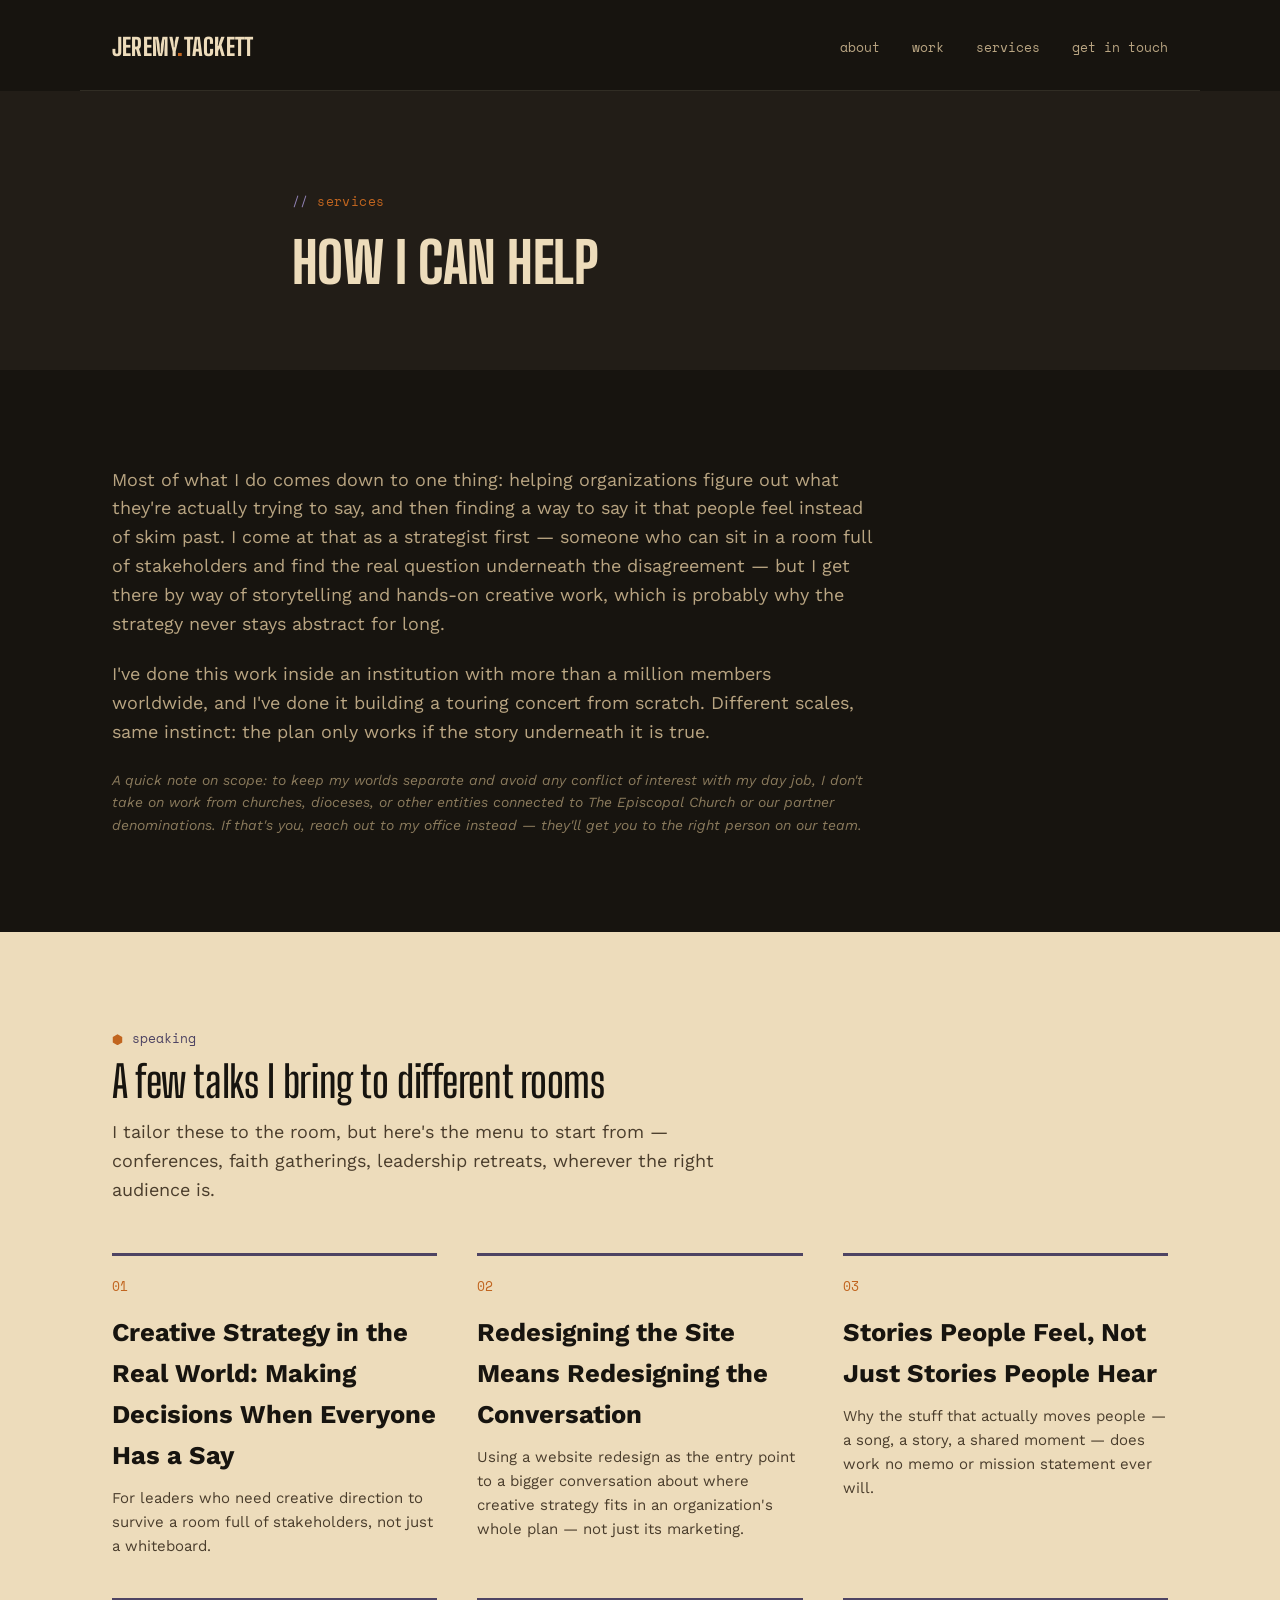
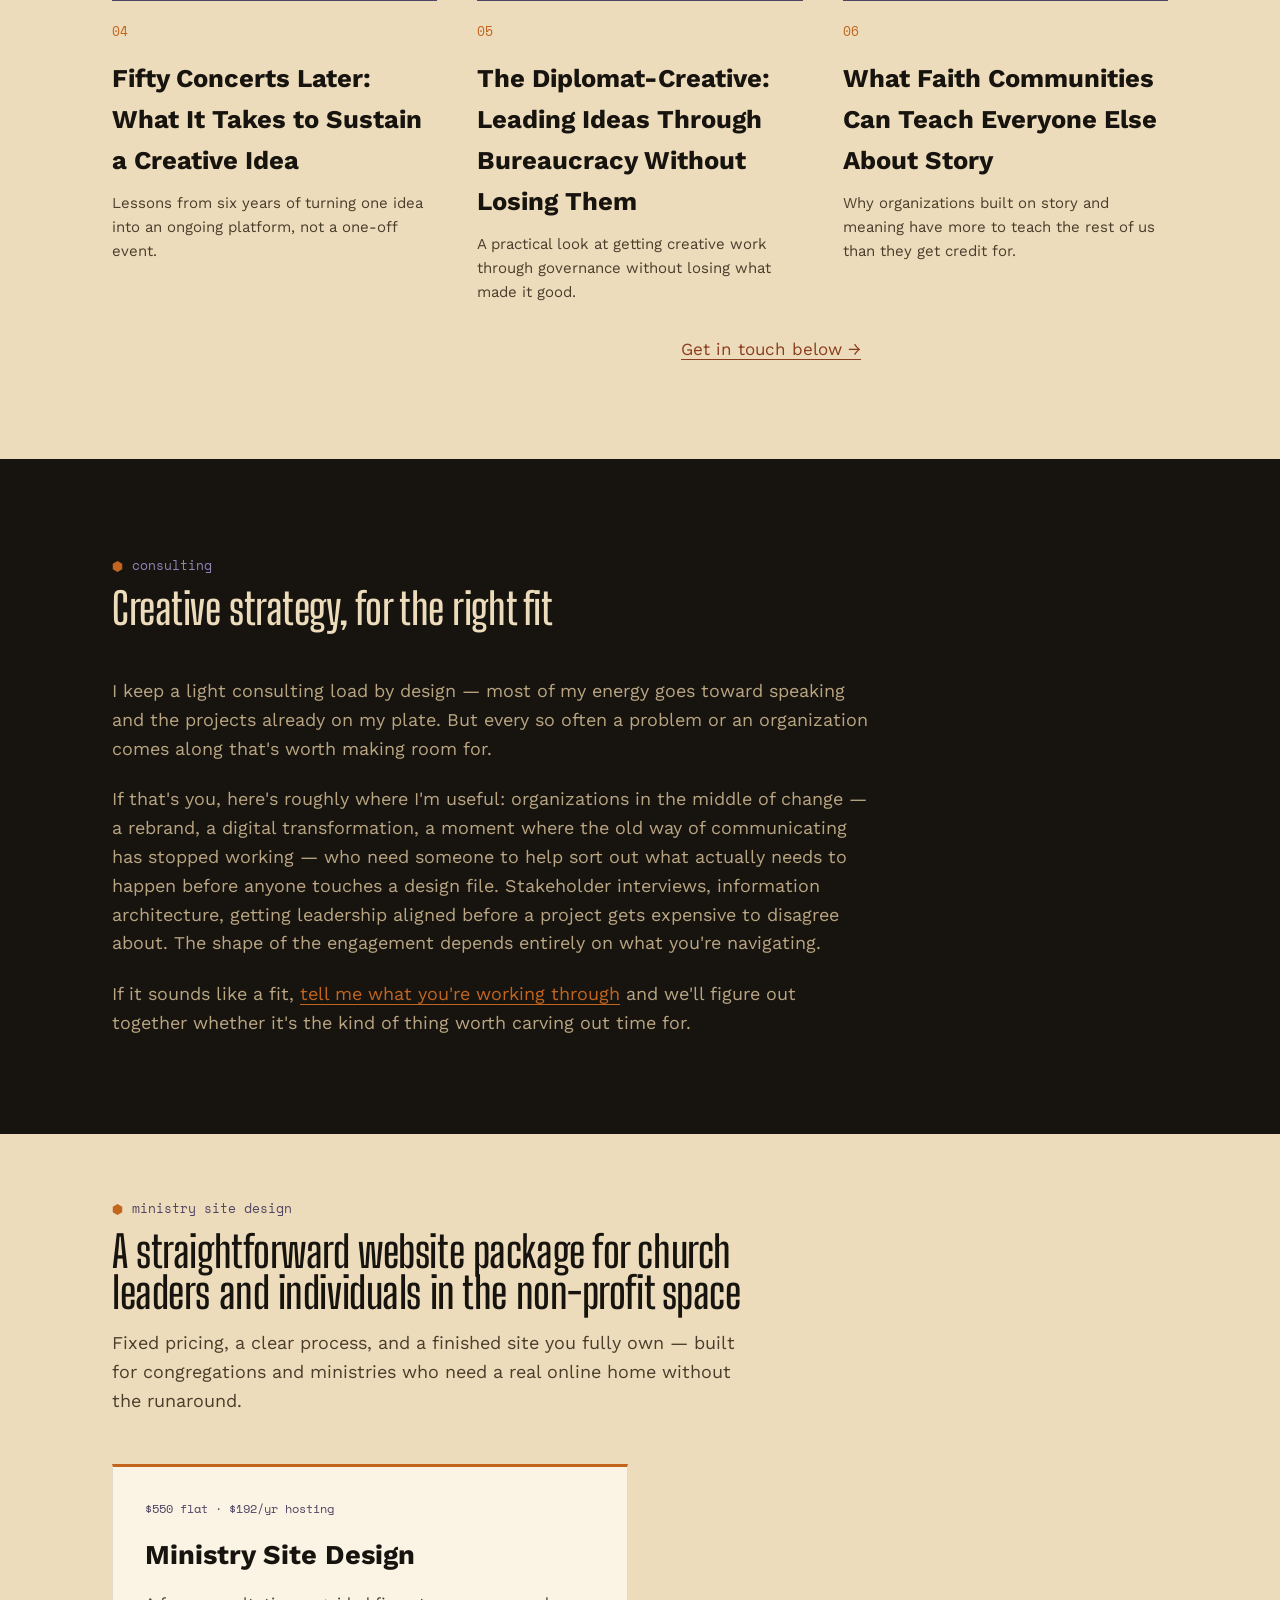
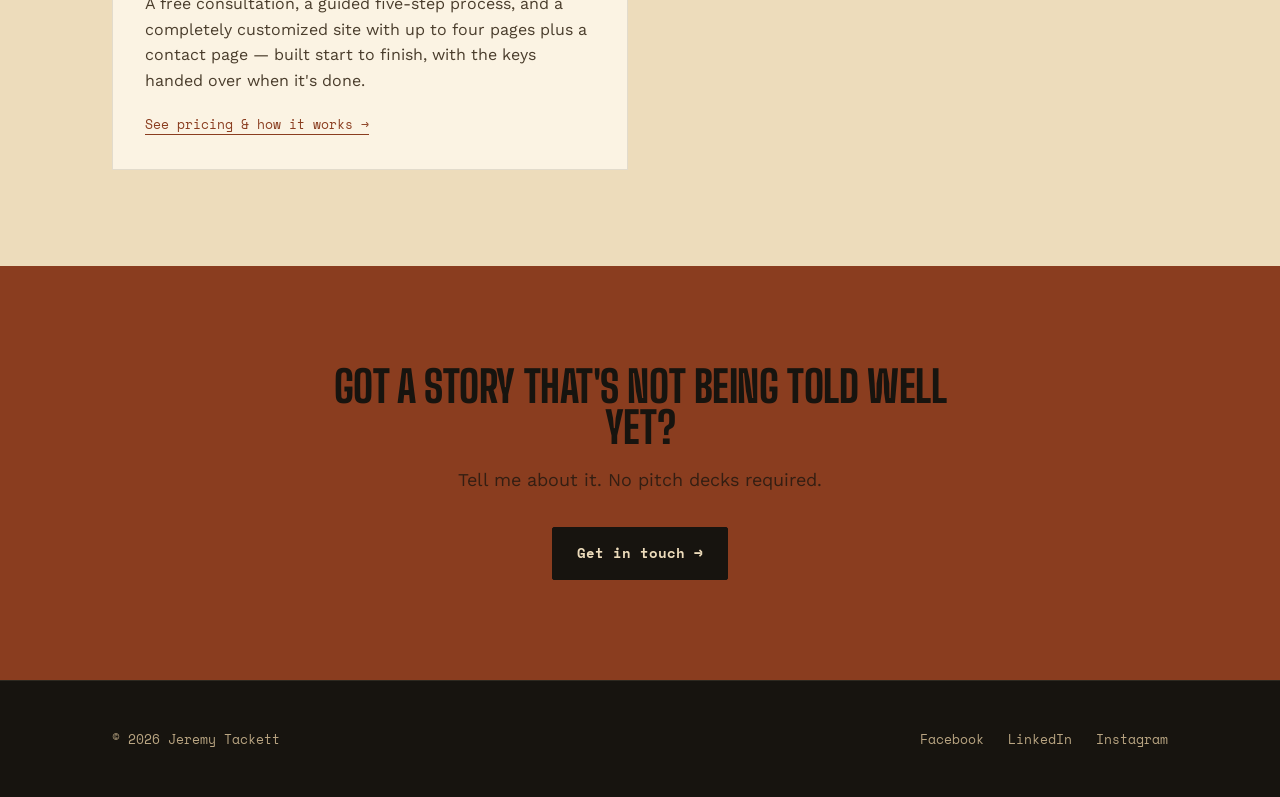
<file: services.html>
<!DOCTYPE html>
<html lang="en">
<head>
<meta charset="UTF-8">
<meta name="viewport" content="width=device-width, initial-scale=1.0">
<link rel="icon" type="image/x-icon" href="favicon.ico">
<link rel="icon" type="image/png" sizes="32x32" href="favicon-32x32.png">
<link rel="icon" type="image/png" sizes="16x16" href="favicon-16x16.png">
<link rel="apple-touch-icon" sizes="180x180" href="apple-touch-icon.png">
<link rel="icon" type="image/png" sizes="192x192" href="android-chrome-192x192.png">
<link rel="icon" type="image/png" sizes="512x512" href="android-chrome-512x512.png">
<title>Services — Jeremy Tackett</title>
<meta name="description" content="Speaking, consulting, and Ministry Site Design services from Jeremy Tackett — creative strategist for mission-driven organizations.">
<link rel="preconnect" href="https://fonts.googleapis.com">
<link rel="preconnect" href="https://fonts.gstatic.com" crossorigin>
<link href="https://fonts.googleapis.com/css2?family=Big+Shoulders+Display:wght@600;800;900&family=Work+Sans:wght@400;500;600&family=Space+Mono:wght@400;700&display=swap" rel="stylesheet">
<link rel="stylesheet" href="style.css">
</head>
<body>

<header>
  <div class="wrap nav-row">
    <a href="index.html#top" class="wordmark">Jeremy<span>.</span>Tackett</a>
    <nav aria-label="Primary">
      <ul>
        <li><a href="about.html">About</a></li>
        <li><a href="work.html">Work</a></li>
        <li><a href="services.html">Services</a></li>
        <li><a href="index.html#contact">Get in touch</a></li>
      </ul>
    </nav>
  </div>
</header>

<main>

  <!-- SERVICES HERO -->
  <div class="case-hero">
    <div class="wrap">
      <span class="eyebrow mono">services</span>
      <h1 class="display">How I can help</h1>
    </div>
  </div>

  <!-- POSITIONING INTRO -->
  <section>
    <div class="wrap">
      <div class="case-narrative">
        <p>Most of what I do comes down to one thing: helping organizations figure out what they're actually trying to say, and then finding a way to say it that people feel instead of skim past. I come at that as a strategist first &mdash; someone who can sit in a room full of stakeholders and find the real question underneath the disagreement &mdash; but I get there by way of storytelling and hands-on creative work, which is probably why the strategy never stays abstract for long.</p>

        <p>I've done this work inside an institution with more than a million members worldwide, and I've done it building a touring concert from scratch. Different scales, same instinct: the plan only works if the story underneath it is true.</p>

        <p style="font-size: 14px; color: #8A7A5C;"><em>A quick note on scope: to keep my worlds separate and avoid any conflict of interest with my day job, I don't take on work from churches, dioceses, or other entities connected to The Episcopal Church or our partner denominations. If that's you, reach out to <a href="https://www.episcopalchurch.org/contact">my office</a> instead &mdash; they'll get you to the right person on our team.</em></p>
      </div>
    </div>
  </section>

  <!-- SPEAKING -->
  <section class="section-light">
    <div class="wrap">
      <div class="section-head">
        <span class="section-eyebrow"><span class="section-marker" aria-hidden="true"></span>speaking</span>
        <h2 class="display" style="text-transform:none; font-weight:600;">A few talks I bring to different rooms</h2>
        <p>I tailor these to the room, but here's the menu to start from &mdash; conferences, faith gatherings, leadership retreats, wherever the right audience is.</p>
      </div>

      <div class="services">
        <div class="service-item">
          <span class="service-num mono">01</span>
          <h3>Creative Strategy in the Real World: Making Decisions When Everyone Has a Say</h3>
          <p>For leaders who need creative direction to survive a room full of stakeholders, not just a whiteboard.</p>
        </div>
        <div class="service-item">
          <span class="service-num mono">02</span>
          <h3>Redesigning the Site Means Redesigning the Conversation</h3>
          <p>Using a website redesign as the entry point to a bigger conversation about where creative strategy fits in an organization's whole plan &mdash; not just its marketing.</p>
        </div>
        <div class="service-item">
          <span class="service-num mono">03</span>
          <h3>Stories People Feel, Not Just Stories People Hear</h3>
          <p>Why the stuff that actually moves people &mdash; a song, a story, a shared moment &mdash; does work no memo or mission statement ever will.</p>
        </div>
        <div class="service-item">
          <span class="service-num mono">04</span>
          <h3>Fifty Concerts Later: What It Takes to Sustain a Creative Idea</h3>
          <p>Lessons from six years of turning one idea into an ongoing platform, not a one-off event.</p>
        </div>
        <div class="service-item">
          <span class="service-num mono">05</span>
          <h3>The Diplomat-Creative: Leading Ideas Through Bureaucracy Without Losing Them</h3>
          <p>A practical look at getting creative work through governance without losing what made it good.</p>
        </div>
        <div class="service-item">
          <span class="service-num mono">06</span>
          <h3>What Faith Communities Can Teach Everyone Else About Story</h3>
          <p>Why organizations built on story and meaning have more to teach the rest of us than they get credit for.</p>
        </div>
      </div>

      <p style="margin-top: 32px;">Booking a talk, or want to build something custom for your event? <a href="index.html#contact" class="inline-link">Get in touch below &rarr;</a></p>
    </div>
  </section>

  <!-- CONSULTING -->
  <section>
    <div class="wrap">
      <div class="section-head">
        <span class="section-eyebrow"><span class="section-marker" aria-hidden="true"></span>consulting</span>
        <h2 class="display" style="text-transform:none; font-weight:600;">Creative strategy, for the right fit</h2>
      </div>

      <div class="case-narrative">
        <p>I keep a light consulting load by design &mdash; most of my energy goes toward speaking and the projects already on my plate. But every so often a problem or an organization comes along that's worth making room for.</p>

        <p>If that's you, here's roughly where I'm useful: organizations in the middle of change &mdash; a rebrand, a digital transformation, a moment where the old way of communicating has stopped working &mdash; who need someone to help sort out what actually needs to happen before anyone touches a design file. Stakeholder interviews, information architecture, getting leadership aligned before a project gets expensive to disagree about. The shape of the engagement depends entirely on what you're navigating.</p>

        <p>If it sounds like a fit, <a href="index.html#contact" class="inline-link">tell me what you're working through</a> and we'll figure out together whether it's the kind of thing worth carving out time for.</p>
      </div>
    </div>
  </section>

  <!-- MINISTRY SITE DESIGN -->
  <section class="section-light" style="padding-top: 64px;">
    <div class="wrap">
      <div class="section-head">
        <span class="section-eyebrow"><span class="section-marker" aria-hidden="true"></span>ministry site design</span>
        <h2 class="display" style="text-transform:none; font-weight:600;">A straightforward website package for church leaders and individuals in the non-profit space</h2>
        <p>Fixed pricing, a clear process, and a finished site you fully own &mdash; built for congregations and ministries who need a real online home without the runaround.</p>
      </div>

      <div class="cases">
        <div class="case-card">
          <span class="case-tag">$550 flat &middot; $192/yr hosting</span>
          <h3>Ministry Site Design</h3>
          <p>A free consultation, a guided five-step process, and a completely customized site with up to four pages plus a contact page &mdash; built start to finish, with the keys handed over when it's done.</p>
          <a href="ministry-site-design.html" class="case-link">See pricing &amp; how it works &rarr;</a>
        </div>
      </div>
    </div>
  </section>

  <!-- CLOSING CTA -->
  <div class="closing" id="contact">
    <div class="wrap">
      <h2 class="display">Got a story that's not being told well yet?</h2>
      <p>Tell me about it. No pitch decks required.</p>
      <a href="index.html#contact" class="btn btn-primary">Get in touch &rarr;</a>
    </div>
  </div>

</main>

<footer>
  <div class="wrap footer-row">
    <span class="mono">© 2026 Jeremy Tackett</span>
    <div class="footer-links">
      <a href="http://www.facebook.com/jdtackett">Facebook</a>
      <a href="https://www.linkedin.com/in/jeremydtackett">LinkedIn</a>
      <a href="http://instagram.com/jeremytackett">Instagram</a>
    </div>
  </div>
</footer>

</body>
</html>
</file>
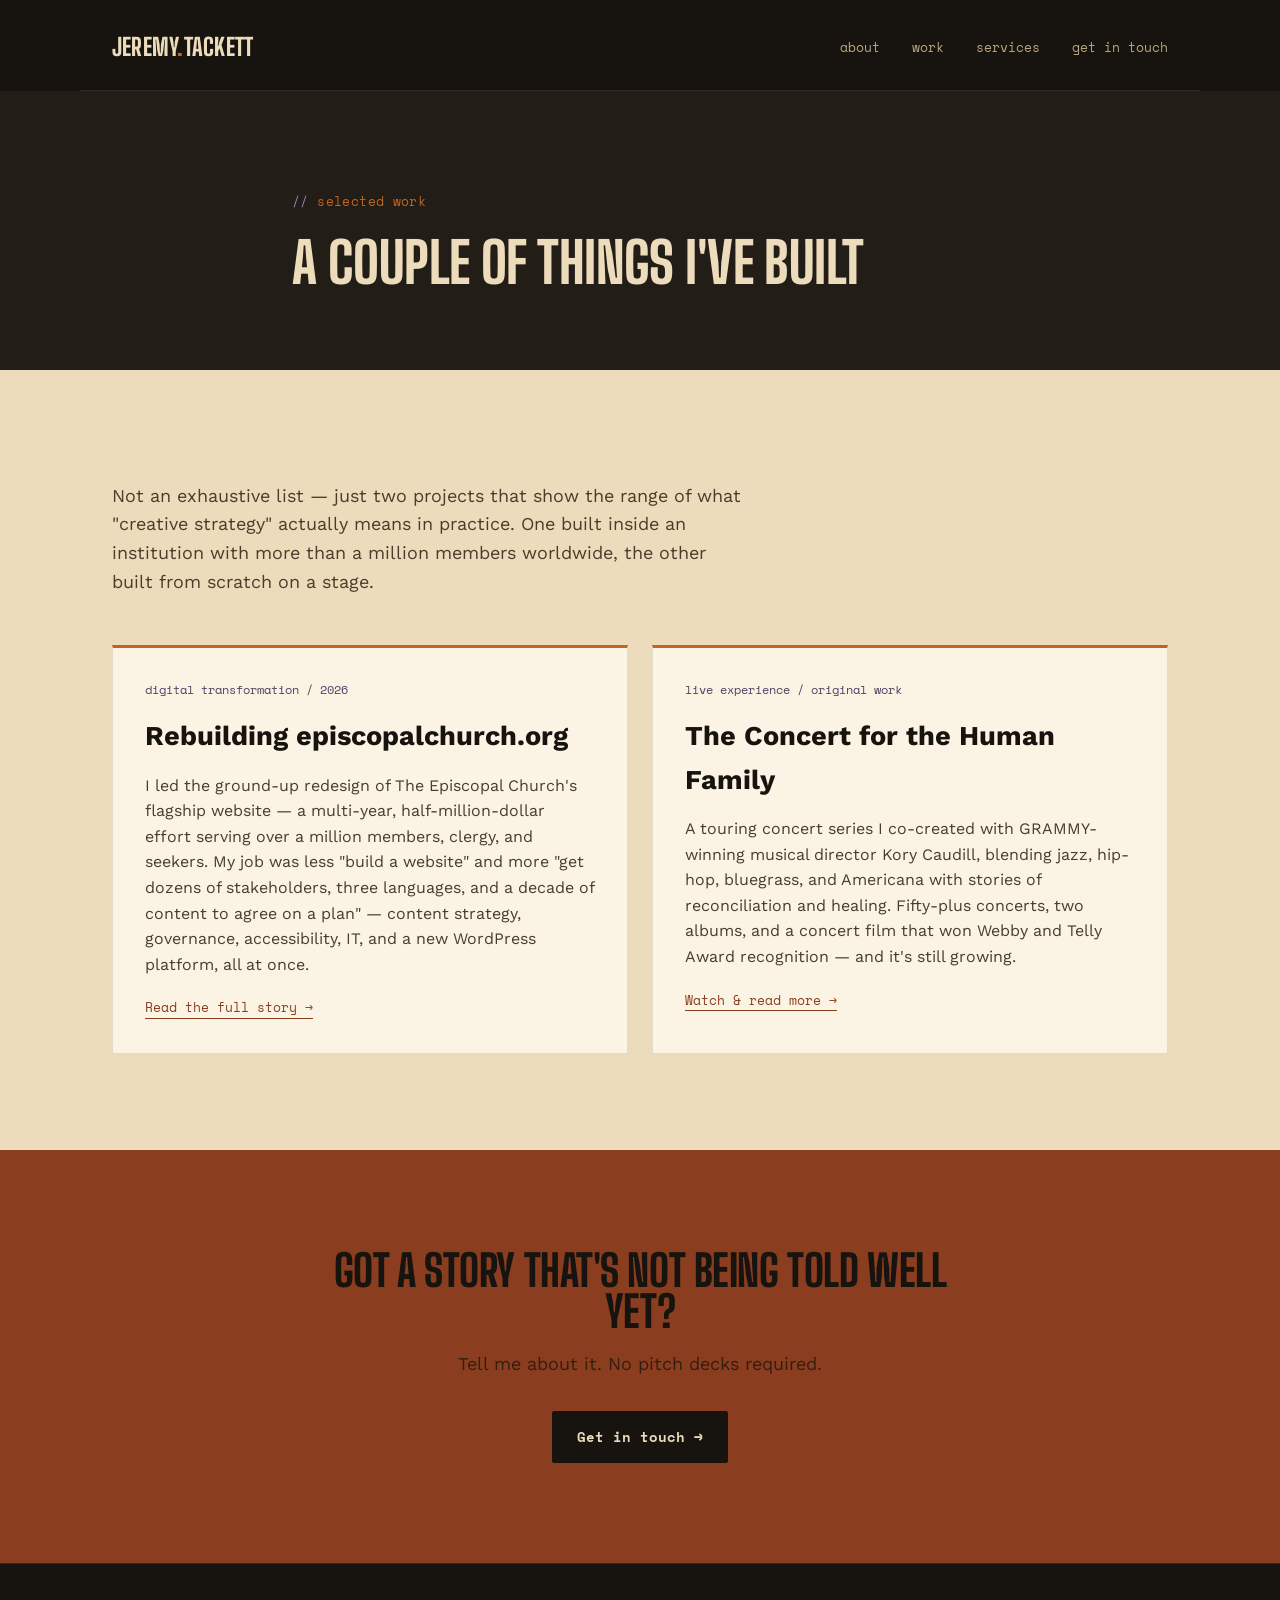
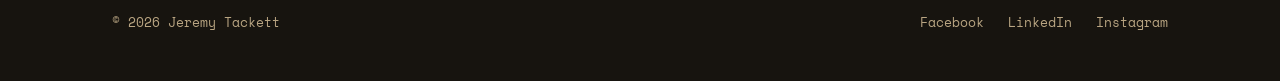
<file: work.html>
<!DOCTYPE html>
<html lang="en">
<head>
<meta charset="UTF-8">
<meta name="viewport" content="width=device-width, initial-scale=1.0">
<link rel="icon" type="image/x-icon" href="favicon.ico">
<link rel="icon" type="image/png" sizes="32x32" href="favicon-32x32.png">
<link rel="icon" type="image/png" sizes="16x16" href="favicon-16x16.png">
<link rel="apple-touch-icon" sizes="180x180" href="apple-touch-icon.png">
<link rel="icon" type="image/png" sizes="192x192" href="android-chrome-192x192.png">
<link rel="icon" type="image/png" sizes="512x512" href="android-chrome-512x512.png">
<title>Work — Jeremy Tackett</title>
<meta name="description" content="Selected work from Jeremy Tackett — a look at creative strategy in practice, from institutional digital transformation to an original touring concert experience.">
<link rel="preconnect" href="https://fonts.googleapis.com">
<link rel="preconnect" href="https://fonts.gstatic.com" crossorigin>
<link href="https://fonts.googleapis.com/css2?family=Big+Shoulders+Display:wght@600;800;900&family=Work+Sans:wght@400;500;600&family=Space+Mono:wght@400;700&display=swap" rel="stylesheet">
<link rel="stylesheet" href="style.css">
</head>
<body>

<header>
  <div class="wrap nav-row">
    <a href="index.html#top" class="wordmark">Jeremy<span>.</span>Tackett</a>
    <nav aria-label="Primary">
      <ul>
        <li><a href="about.html">About</a></li>
        <li><a href="work.html">Work</a></li>
        <li><a href="index.html#services">Services</a></li>
        <li><a href="index.html#contact">Get in touch</a></li>
      </ul>
    </nav>
  </div>
</header>

<main>

  <!-- WORK HERO -->
  <div class="case-hero">
    <div class="wrap">
      <span class="eyebrow mono">selected work</span>
      <h1 class="display">A couple of things I've built</h1>
    </div>
  </div>

  <!-- CASE STUDIES -->
  <section class="section-light">
    <div class="wrap">
      <div class="section-head">
        <p>Not an exhaustive list — just two projects that show the range of what "creative strategy" actually means in practice. One built inside an institution with more than a million members worldwide, the other built from scratch on a stage.</p>
      </div>

      <div class="cases">
        <div class="case-card">
          <span class="case-tag">digital transformation / 2026</span>
          <h3>Rebuilding episcopalchurch.org</h3>
          <p>I led the ground-up redesign of The Episcopal Church's flagship website — a multi-year, half-million-dollar effort serving over a million members, clergy, and seekers. My job was less "build a website" and more "get dozens of stakeholders, three languages, and a decade of content to agree on a plan" — content strategy, governance, accessibility, IT, and a new WordPress platform, all at once.</p>
          <a href="case-episcopalchurch.html" class="case-link">Read the full story →</a>
        </div>

        <div class="case-card">
          <span class="case-tag">live experience / original work</span>
          <h3>The Concert for the Human Family</h3>
          <p>A touring concert series I co-created with GRAMMY-winning musical director Kory Caudill, blending jazz, hip-hop, bluegrass, and Americana with stories of reconciliation and healing. Fifty-plus concerts, two albums, and a concert film that won Webby and Telly Award recognition — and it's still growing.</p>
          <a href="case-cfhf.html" class="case-link">Watch &amp; read more →</a>
        </div>
      </div>
    </div>
  </section>

  <!-- CLOSING CTA -->
  <div class="closing" id="contact">
    <div class="wrap">
      <h2 class="display">Got a story that's not being told well yet?</h2>
      <p>Tell me about it. No pitch decks required.</p>
      <a href="index.html#contact" class="btn btn-primary">Get in touch →</a>
    </div>
  </div>

</main>

<footer>
  <div class="wrap footer-row">
    <span class="mono">© 2026 Jeremy Tackett</span>
    <div class="footer-links">
      <a href="http://www.facebook.com/jdtackett">Facebook</a>
      <a href="https://www.linkedin.com/in/jeremydtackett">LinkedIn</a>
      <a href="http://instagram.com/jeremytackett">Instagram</a>
    </div>
  </div>
</footer>

</body>
</html>
</file>
<file: style.css>
:root {
    --black: #17140F;
    --charcoal: #221D17;
    --charcoal-2: #2B2420;
    --terracotta: #C1651F;
    --rust: #8A3D1F;
    --sand: #EDDCBB;
    --sand-dim: #B9A582;
    --denim: #47698A;
    --purple: #9384B8;
    --purple-deep: #4E4463;
  }

  * { margin: 0; padding: 0; box-sizing: border-box; }
  html { scroll-behavior: smooth; }

  body {
    background: var(--black);
    color: var(--sand);
    font-family: 'Work Sans', sans-serif;
    line-height: 1.6;
    font-size: 17px;
    overflow-x: hidden;
  }

  a { color: inherit; text-decoration: none; }
  img { max-width: 100%; display: block; }

  .wrap {
    max-width: 1120px;
    margin: 0 auto;
    padding: 0 32px;
  }

  .display {
    font-family: 'Big Shoulders Display', sans-serif;
    font-weight: 800;
    letter-spacing: -0.01em;
    text-transform: uppercase;
    line-height: 0.95;
  }

  .mono {
    font-family: 'Space Mono', monospace;
  }

  /* -------- Header -------- */
  header { background: var(--black); padding: 28px 0 0; }

  .nav-row {
    display: flex;
    justify-content: space-between;
    align-items: center;
    padding-bottom: 24px;
    border-bottom: 1px solid rgba(237, 220, 187, 0.12);
  }

  .wordmark {
    font-family: 'Big Shoulders Display', sans-serif;
    font-weight: 800;
    font-size: 24px;
    letter-spacing: 0.01em;
    text-transform: uppercase;
    color: var(--sand);
  }

  .wordmark span { color: var(--terracotta); }

  nav ul {
    list-style: none;
    display: flex;
    gap: 32px;
    font-family: 'Space Mono', monospace;
    font-size: 13px;
    text-transform: lowercase;
  }

  nav a { color: var(--sand-dim); }
  nav a:hover, nav a:focus-visible { color: var(--terracotta); }
  nav a:focus-visible { outline: 2px solid var(--purple); outline-offset: 4px; }

  /* -------- Hero -------- */
  .hero-section {
    position: relative;
    overflow: hidden;
    min-height: 640px;
    display: flex;
    align-items: center;
  }

  .hero-photo {
    position: absolute;
    inset: 0;
    width: 100%;
    height: 100%;
    object-fit: cover;
    object-position: 74% 42%;
    filter: grayscale(0.1) contrast(1.05) saturate(0.92);
    z-index: 0;
  }

  .hero-scrim {
    position: absolute;
    inset: 0;
    z-index: 1;
    pointer-events: none;
    background: linear-gradient(100deg,
      rgba(23,20,15,0.97) 0%,
      rgba(23,20,15,0.88) 30%,
      rgba(23,20,15,0.5) 54%,
      rgba(23,20,15,0.05) 74%);
  }

  .hero-bg {
    position: absolute;
    inset: 0;
    z-index: 2;
    pointer-events: none;
  }

  .strata {
    position: absolute;
    left: -10%;
    width: 120%;
    height: 90px;
    animation: drift 60s linear infinite;
  }

  @keyframes drift {
    from { transform: translateX(0); }
    to { transform: translateX(-6%); }
  }

  .aperture-wrap {
    position: absolute;
    top: -14%;
    left: -8%;
    width: 560px;
    height: 560px;
    z-index: 2;
  }

  .aperture-wrap svg { width: 100%; height: 100%; }

  .ring1 { transform-origin: 100px 100px; animation: spin 160s linear infinite; }
  .ring2 { transform-origin: 100px 100px; animation: spin-rev 110s linear infinite; }

  @keyframes spin { to { transform: rotate(360deg); } }
  @keyframes spin-rev { to { transform: rotate(-360deg); } }

  .section-marker {
    display: inline-block;
    width: 11px;
    height: 11px;
    margin-right: 9px;
    clip-path: polygon(50% 0%, 93% 25%, 93% 75%, 50% 100%, 7% 75%, 7% 25%);
    background: var(--terracotta);
    vertical-align: middle;
  }

  .hero {
    position: relative;
    z-index: 3;
    width: 100%;
    padding: 100px 0;
  }

  .hero-copy { max-width: 500px; }

  .eyebrow {
    font-family: 'Space Mono', monospace;
    font-size: 13px;
    color: var(--terracotta);
    letter-spacing: 0.03em;
    display: block;
    margin-bottom: 20px;
  }

  .eyebrow::before { content: '// '; color: var(--purple); }

  h1 {
    font-size: clamp(2.6rem, 4.4vw, 3.8rem);
    color: var(--sand);
  }

  h1 em {
    font-style: normal;
    color: var(--terracotta);
  }

  .hero-sub {
    margin-top: 26px;
    font-size: 19px;
    max-width: 440px;
    color: var(--sand-dim);
  }

  .cta-row {
    margin-top: 36px;
    display: flex;
    gap: 16px;
    align-items: center;
    flex-wrap: wrap;
  }

  .btn {
    display: inline-flex;
    align-items: center;
    gap: 8px;
    font-family: 'Space Mono', monospace;
    font-size: 14px;
    padding: 14px 24px;
    border-radius: 2px;
    transition: transform 0.15s ease, background 0.15s ease;
  }

  .btn-primary {
    background: var(--terracotta);
    color: var(--black);
    border: 1px solid var(--terracotta);
    font-weight: 700;
  }

  .btn-primary:hover, .btn-primary:focus-visible {
    background: var(--sand);
    border-color: var(--sand);
    transform: translateY(-1px);
  }

  .btn-secondary {
    color: var(--sand);
    border-bottom: 1px solid var(--purple);
    padding: 14px 4px;
  }

  .btn-secondary:hover, .btn-secondary:focus-visible {
    color: var(--purple);
  }

  .section-light .btn-secondary { color: var(--black); border-bottom-color: var(--purple-deep); }
  .section-light .btn-secondary:hover, .section-light .btn-secondary:focus-visible { color: var(--rust); }

  .btn:focus-visible { outline: 2px solid var(--purple); outline-offset: 3px; }

  /* Frame around the subject in the photo */
  .subject-frame {
    position: absolute;
    z-index: 3;
    right: 8%;
    top: 14%;
    width: 32%;
    height: 64%;
    pointer-events: none;
  }

  .bracket {
    position: absolute;
    width: 28px;
    height: 28px;
    border-color: var(--terracotta);
  }

  .bracket.tl { top: -10px; left: -10px; border-top: 3px solid; border-left: 3px solid; }
  .bracket.tr { top: -10px; right: -10px; border-top: 3px solid; border-right: 3px solid; }
  .bracket.bl { bottom: -10px; left: -10px; border-bottom: 3px solid; border-left: 3px solid; }
  .bracket.br { bottom: -10px; right: -10px; border-bottom: 3px solid; border-right: 3px solid; }

  .exif {
    position: absolute;
    z-index: 3;
    right: 8%;
    bottom: 7%;
    font-family: 'Space Mono', monospace;
    font-size: 12px;
    color: var(--sand);
    display: flex;
    gap: 18px;
    text-shadow: 0 1px 6px rgba(0,0,0,0.6);
  }

  .exif span:first-child { color: var(--purple); }

  /* -------- Bridges strip -------- */
  .bridges {
    background: var(--charcoal);
    padding: 40px 0;
    border-top: 1px solid rgba(237, 220, 187, 0.1);
    border-bottom: 1px solid rgba(237, 220, 187, 0.1);
  }

  .bridges .wrap {
    display: flex;
    flex-wrap: wrap;
    gap: 12px;
    align-items: center;
  }

  .bridges-label {
    font-family: 'Space Mono', monospace;
    font-size: 13px;
    color: var(--terracotta);
    margin-right: 12px;
    white-space: nowrap;
  }

  .tag {
    font-family: 'Space Mono', monospace;
    font-size: 13px;
    color: var(--sand);
    border: 1px solid var(--purple-deep);
    padding: 6px 14px;
    border-radius: 100px;
    white-space: nowrap;
  }

  /* -------- Section shared -------- */
  section { padding: 96px 0; }

  .section-head { max-width: 640px; margin-bottom: 48px; }

  .section-eyebrow {
    font-family: 'Space Mono', monospace;
    font-size: 13px;
    color: var(--purple);
    margin-bottom: 12px;
    display: block;
  }

  h2 {
    font-size: clamp(2rem, 3.4vw, 2.8rem);
    color: var(--sand);
  }

  .section-head p {
    margin-top: 16px;
    color: var(--sand-dim);
    font-size: 18px;
    font-family: 'Work Sans', sans-serif;
    text-transform: none;
  }

  /* -------- Case studies -------- */
  .cases {
    display: grid;
    grid-template-columns: repeat(2, 1fr);
    gap: 24px;
  }

  .case-card {
    background: var(--charcoal);
    border: 1px solid rgba(237, 220, 187, 0.12);
    border-top: 3px solid var(--terracotta);
    padding: 32px;
  }

  .case-tag {
    font-family: 'Space Mono', monospace;
    font-size: 12px;
    color: var(--purple);
    margin-bottom: 16px;
    display: block;
  }

  .case-card h3 {
    font-size: 1.7rem;
    color: var(--sand);
    margin-bottom: 14px;
  }

  .case-card p {
    color: var(--sand-dim);
    font-size: 16px;
  }

  .case-link {
    display: inline-block;
    margin-top: 20px;
    font-family: 'Space Mono', monospace;
    font-size: 13px;
    color: var(--terracotta);
    border-bottom: 1px solid var(--terracotta);
  }
  .case-link:hover, .case-link:focus-visible { color: var(--purple); border-color: var(--purple); }

  /* -------- Reusable light section (used by Work, and by About) -------- */
  .section-light {
    background: var(--sand);
  }

  .section-light .section-eyebrow { color: var(--purple-deep); }

  .section-light h2 { color: var(--black); }

  .section-light .section-head p { color: #4A3D2C; }

  .section-light .case-card {
    background: #FBF3E3;
    border: 1px solid rgba(23, 20, 15, 0.1);
    border-top: 3px solid var(--terracotta);
  }

  .section-light .case-tag { color: var(--purple-deep); }

  .section-light .case-card h3 { color: var(--black); }

  .section-light .case-card p { color: #4A3D2C; }

  .section-light .case-link { color: var(--rust); border-bottom-color: var(--rust); }

  .section-light .case-link:hover, .section-light .case-link:focus-visible {
    color: var(--purple-deep);
    border-color: var(--purple-deep);
  }

  .tag-light {
    font-family: 'Space Mono', monospace;
    font-size: 13px;
    color: var(--black);
    border: 1px solid rgba(23, 20, 15, 0.25);
    padding: 6px 14px;
    border-radius: 100px;
    white-space: nowrap;
  }

  /* -------- About page -------- */
  .about-hero { background: var(--charcoal); padding: 100px 0; }

  .about-hero .wrap {
    display: grid;
    grid-template-columns: 0.85fr 1.15fr;
    gap: 56px;
    align-items: center;
  }

  .about-photo {
    position: relative;
    max-width: 360px;
    margin: 0 auto;
  }

  .about-photo img {
    width: 100%;
    filter: grayscale(0.1) contrast(1.05) saturate(0.92);
  }

  .about-body { padding: 96px 0; }

  .about-body p { margin-bottom: 20px; max-width: 680px; font-size: 17px; color: #4A3D2C; }

  .about-body p:last-child { margin-bottom: 0; }

  .fast-facts {
    display: flex;
    flex-wrap: wrap;
    gap: 10px;
    margin-top: 28px;
  }

  .section-light .service-item h3 { color: var(--black); }
  .section-light .service-item p { color: #4A3D2C; }

  /* -------- Case study pages -------- */
  .case-hero { background: var(--charcoal); padding: 100px 0 80px; }

  .case-hero .wrap { max-width: 760px; }

  .case-hero .eyebrow { margin-bottom: 24px; }

  .case-narrative { max-width: 760px; }

  .case-narrative p {
    font-size: 18px;
    color: var(--sand-dim);
    margin-bottom: 22px;
  }

  .case-narrative p:last-child { margin-bottom: 0; }

  .case-close {
    max-width: 760px;
  }

  .case-close p {
    font-size: 18px;
    color: #4A3D2C;
    margin-bottom: 20px;
  }

  .case-close p:last-child { margin-bottom: 0; font-weight: 500; color: var(--black); }

  @media (max-width: 860px) {
    .about-hero .wrap { grid-template-columns: 1fr; gap: 40px; }
    .about-photo { order: -1; max-width: 240px; }
  }

  /* -------- Services -------- */
  .services-band { background: var(--black); }

  .services {
    display: grid;
    grid-template-columns: repeat(3, 1fr);
    gap: 40px;
  }

  .service-item {
    border-top: 3px solid var(--purple-deep);
    padding-top: 20px;
  }

  .service-num {
    font-family: 'Space Mono', monospace;
    font-size: 13px;
    color: var(--terracotta);
    display: block;
    margin-bottom: 16px;
  }

  .service-item h3 {
    font-size: 1.6rem;
    color: var(--sand);
    margin-bottom: 10px;
  }

  .service-item p {
    font-size: 15px;
    color: var(--sand-dim);
    font-family: 'Work Sans', sans-serif;
  }

  /* -------- Closing CTA -------- */
  .closing {
    background: var(--rust);
    padding: 100px 0;
    text-align: center;
  }

  .closing h2 { color: var(--black); max-width: 640px; margin: 0 auto; }

  .closing p {
    color: rgba(23, 20, 15, 0.75);
    margin-top: 18px;
    font-size: 18px;
    font-family: 'Work Sans', sans-serif;
  }

  .closing .btn-primary {
    margin-top: 32px;
    background: var(--black);
    border-color: var(--black);
    color: var(--sand);
  }

  .closing .btn-primary:hover, .closing .btn-primary:focus-visible {
    background: var(--purple-deep);
    border-color: var(--purple-deep);
  }

  /* -------- Footer -------- */
  footer { background: var(--black); padding: 48px 0; border-top: 1px solid rgba(237, 220, 187, 0.1); }

  .footer-row {
    display: flex;
    justify-content: space-between;
    align-items: center;
    flex-wrap: wrap;
    gap: 16px;
  }

  footer, footer a {
    font-family: 'Space Mono', monospace;
    font-size: 13px;
    color: var(--sand-dim);
  }

  footer a:hover, footer a:focus-visible { color: var(--terracotta); }

  .footer-links { display: flex; gap: 24px; flex-wrap: wrap; }

  /* -------- Responsive -------- */
  @media (max-width: 860px) {
    .hero-section { min-height: 560px; }
    .hero-photo { object-position: 66% 38%; }
    .hero-scrim {
      background: linear-gradient(180deg,
        rgba(23,20,15,0.35) 0%,
        rgba(23,20,15,0.9) 58%,
        rgba(23,20,15,0.98) 100%);
    }
    .hero { padding: 60px 0 48px; display: flex; align-items: flex-end; min-height: 560px; }
    .hero-copy { max-width: 100%; }
    .subject-frame, .exif { display: none; }
    .aperture-wrap { width: 380px; height: 380px; top: -10%; left: -14%; }
    .cases { grid-template-columns: 1fr; }
    .services { grid-template-columns: 1fr; gap: 32px; }
    nav ul { display: none; }
  }

  @media (prefers-reduced-motion: reduce) {
    html { scroll-behavior: auto; }
    * { transition: none !important; }
    .strata { animation: none !important; }
    .ring1, .ring2 { animation: none !important; }
  }


  /* -------- Ministry Site Design page -------- */
  .section-light .case-narrative p { color: #4A3D2C; }
  .section-light .case-narrative h3 { color: var(--black); }
  .section-light .case-narrative ul,
  .section-light .case-narrative li { color: #4A3D2C; }

  .step-block { max-width: 760px; }

  .step-tag {
    font-family: 'Space Mono', monospace;
    font-size: 12px;
    letter-spacing: 0.08em;
    text-transform: uppercase;
    color: var(--purple);
    display: block;
    margin-bottom: 10px;
  }

  .section-light .step-tag { color: var(--purple-deep); }

  .step-title {
    font-size: 1.5rem;
    margin-bottom: 14px;
  }

  .step-divider {
    display: flex;
    justify-content: center;
    margin: 40px 0 44px;
  }

  .step-divider svg { display: block; }

  .mini-cases { display: block; margin-top: 8px; }

  /* Inline links embedded mid-paragraph (not standalone CTAs like .case-link) */
  .inline-link {
    color: var(--terracotta);
    border-bottom: 1px solid var(--terracotta);
  }

  .inline-link:hover, .inline-link:focus-visible {
    color: var(--purple);
    border-color: var(--purple);
  }

  .section-light .inline-link { color: var(--rust); border-bottom-color: var(--rust); }

  .section-light .inline-link:hover, .section-light .inline-link:focus-visible {
    color: var(--purple-deep);
    border-color: var(--purple-deep);
  }
</file>
